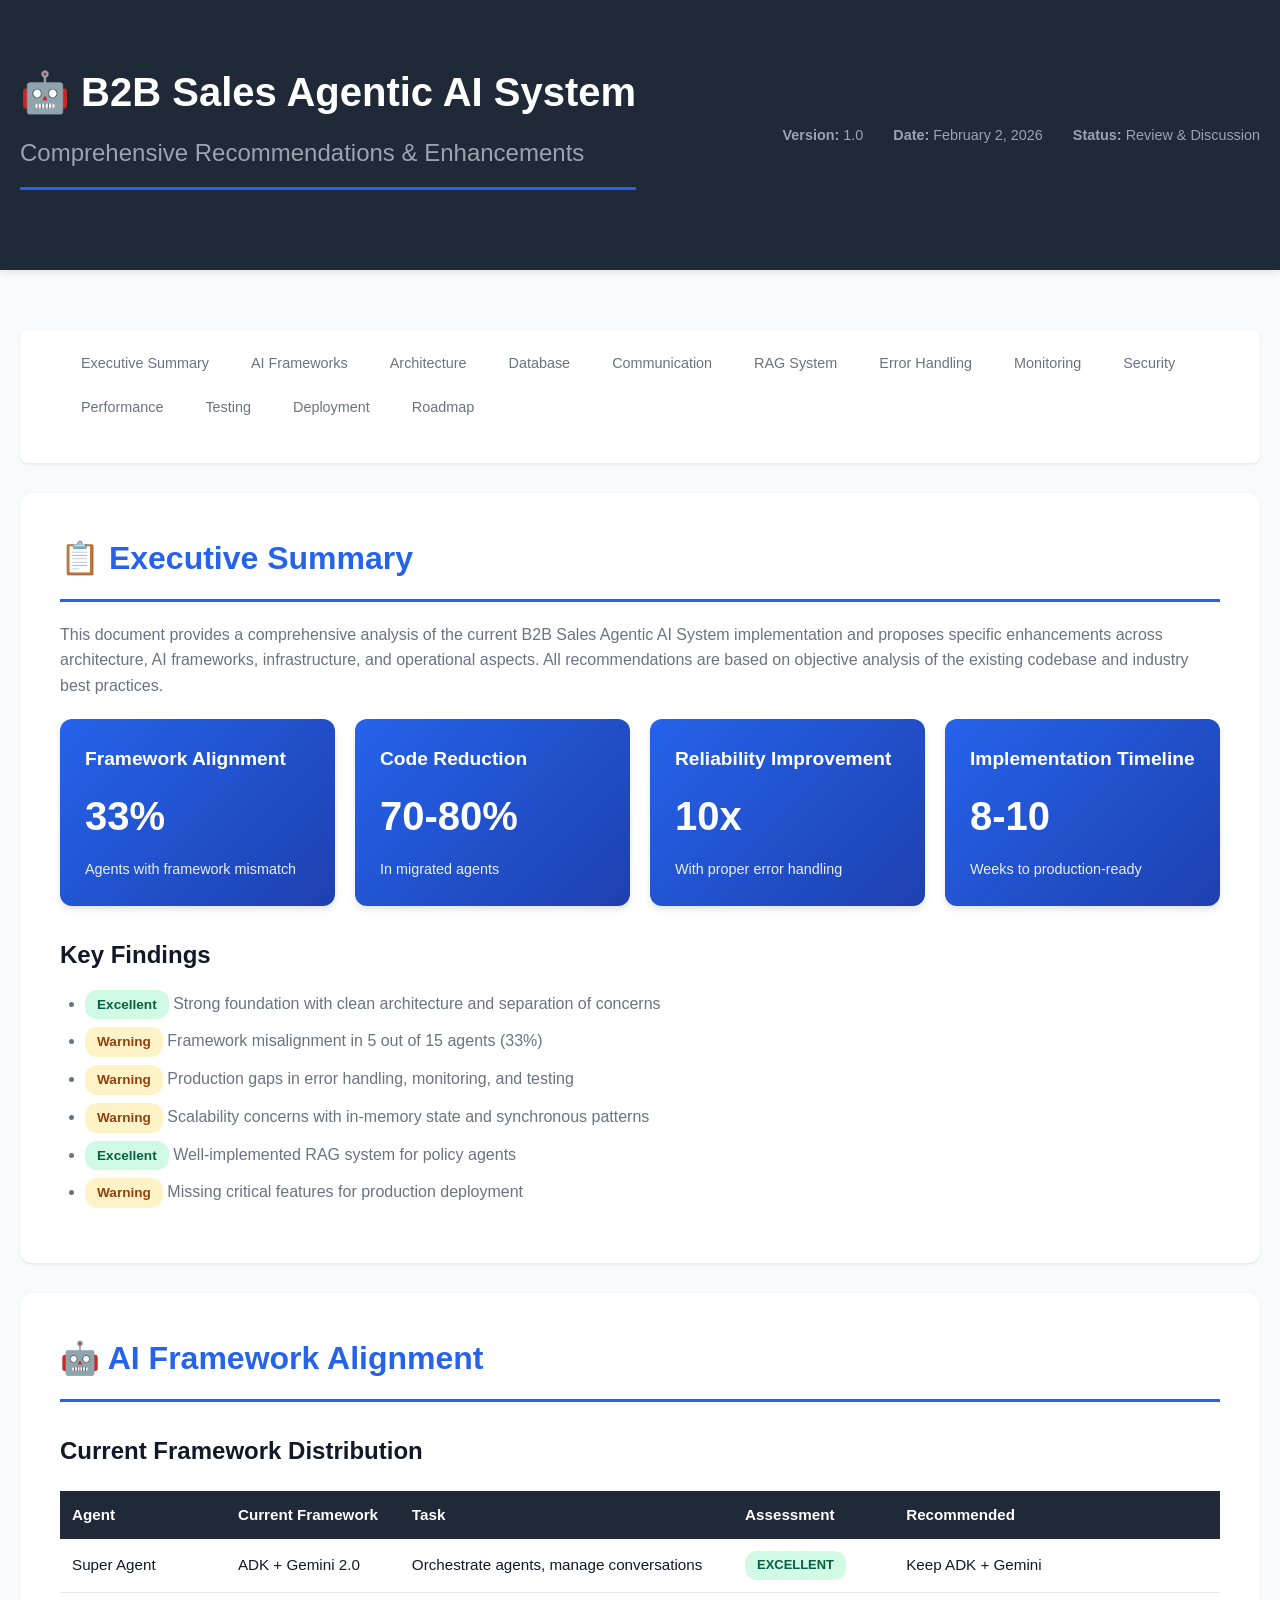
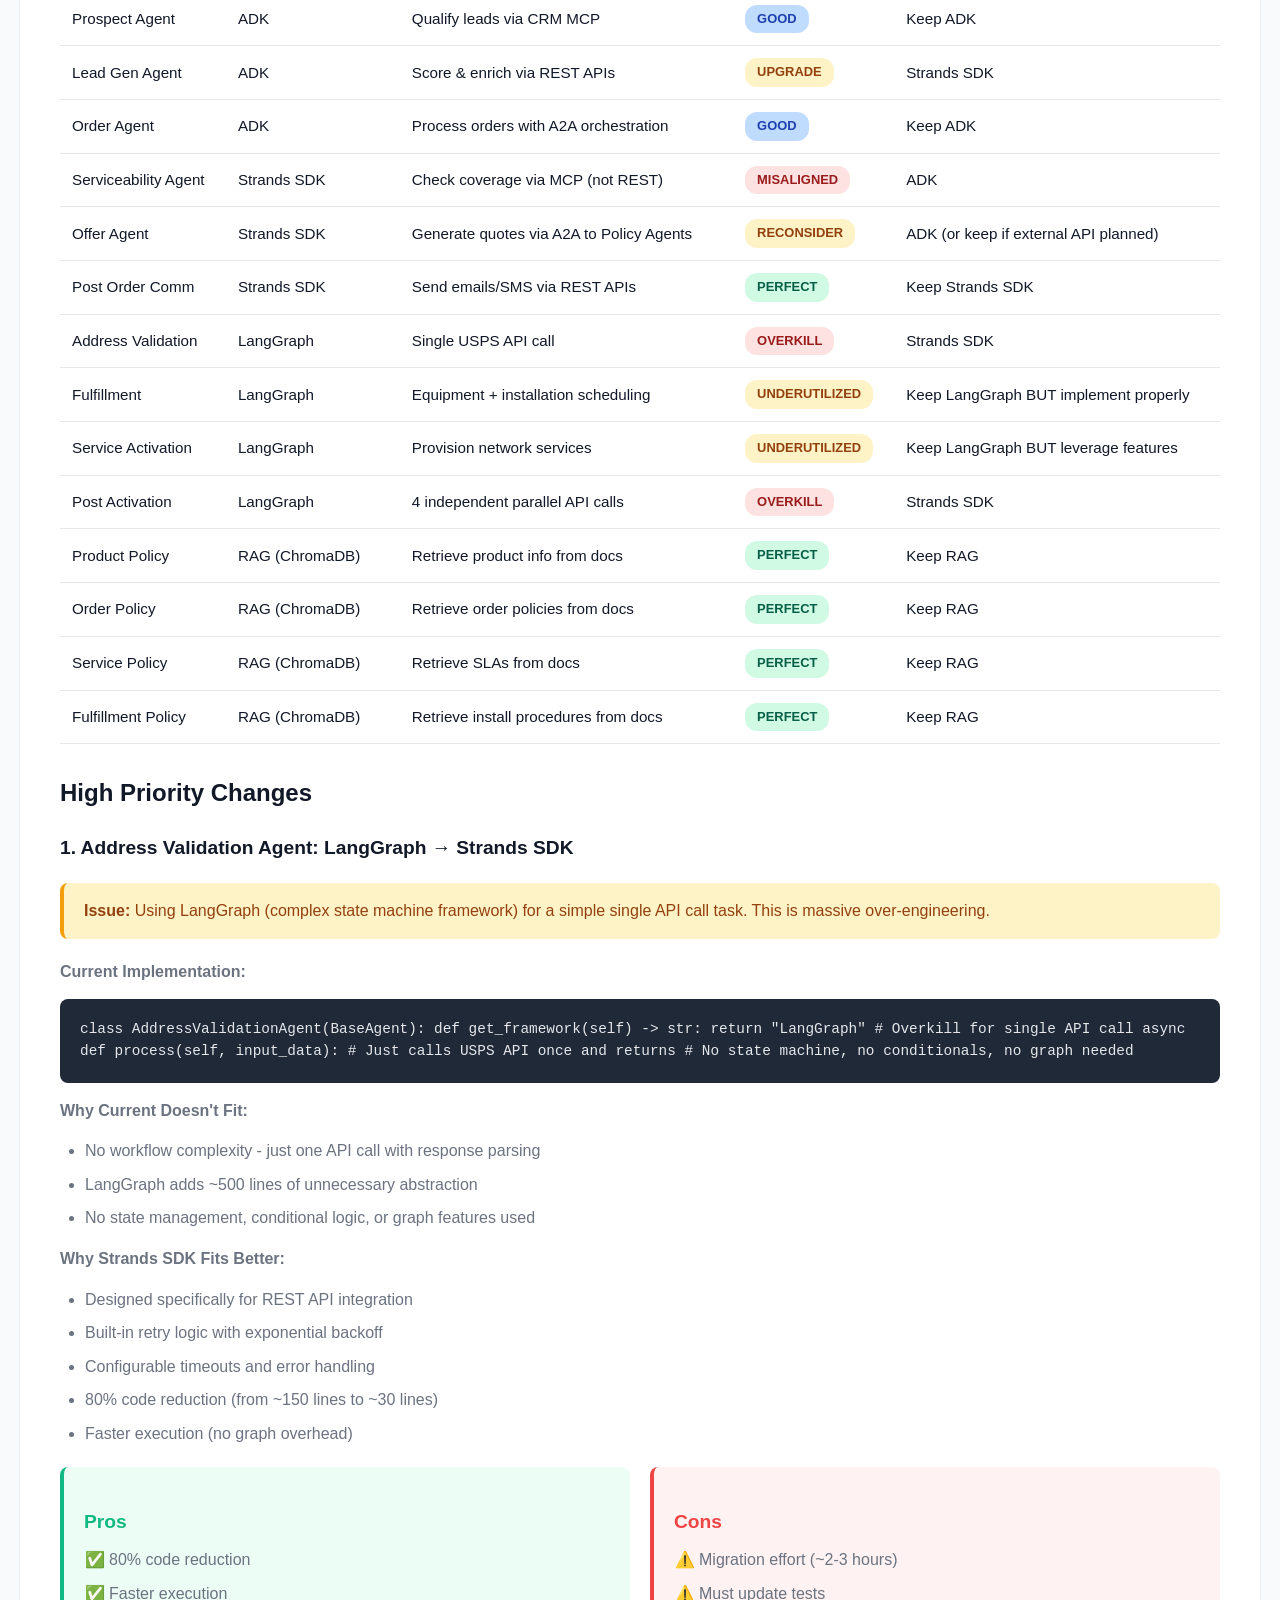
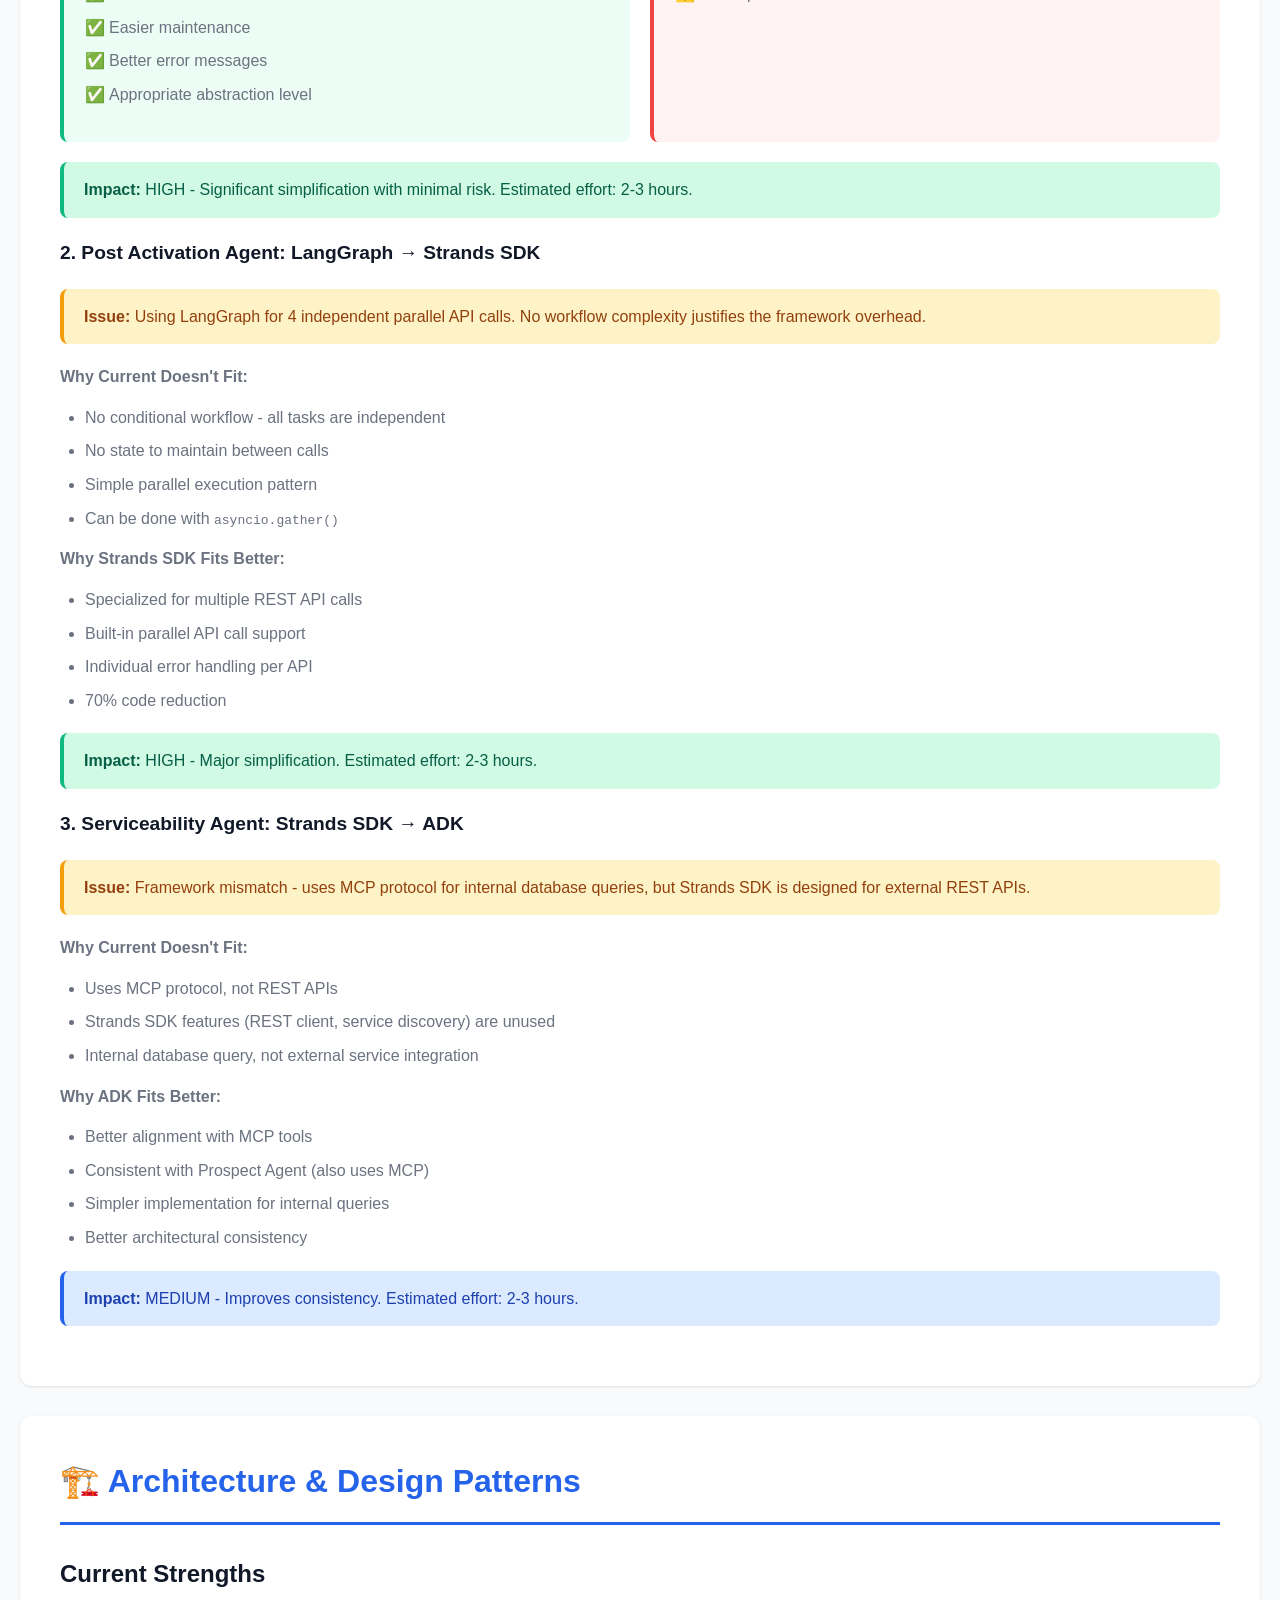
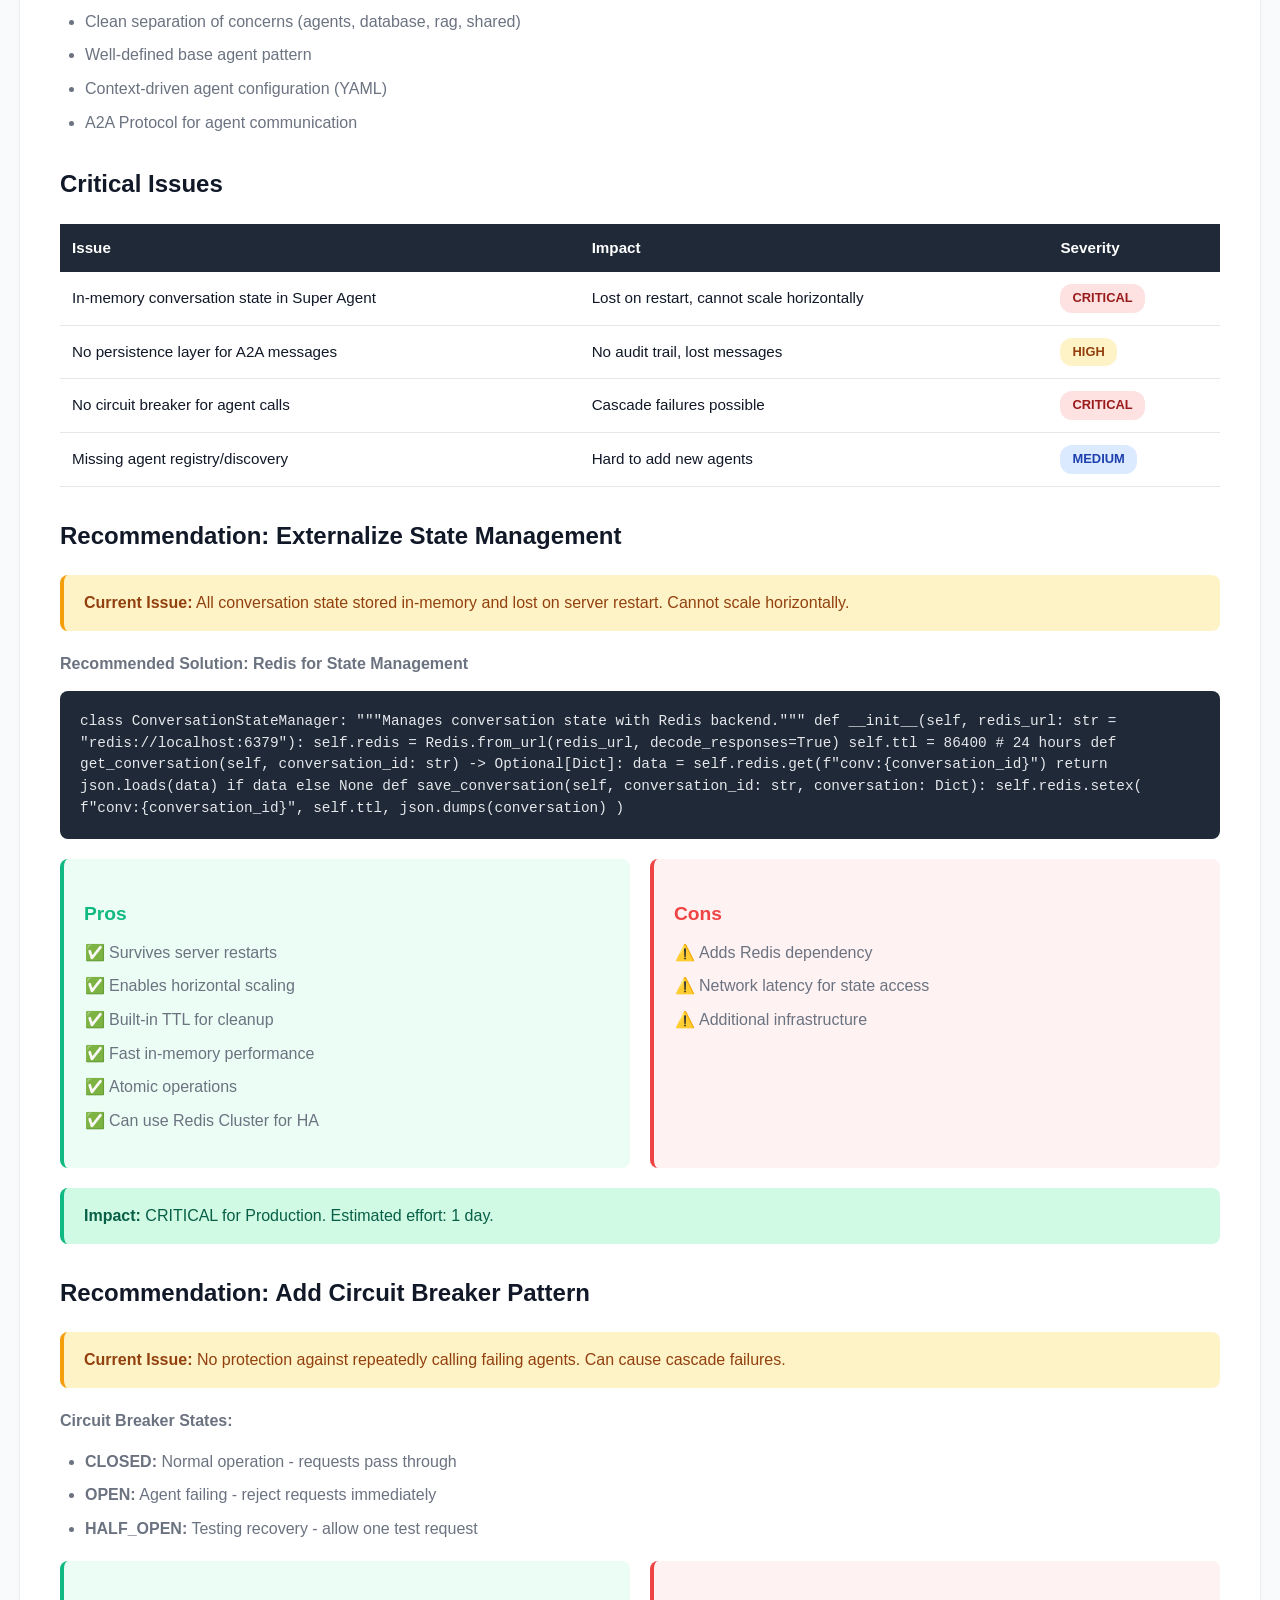
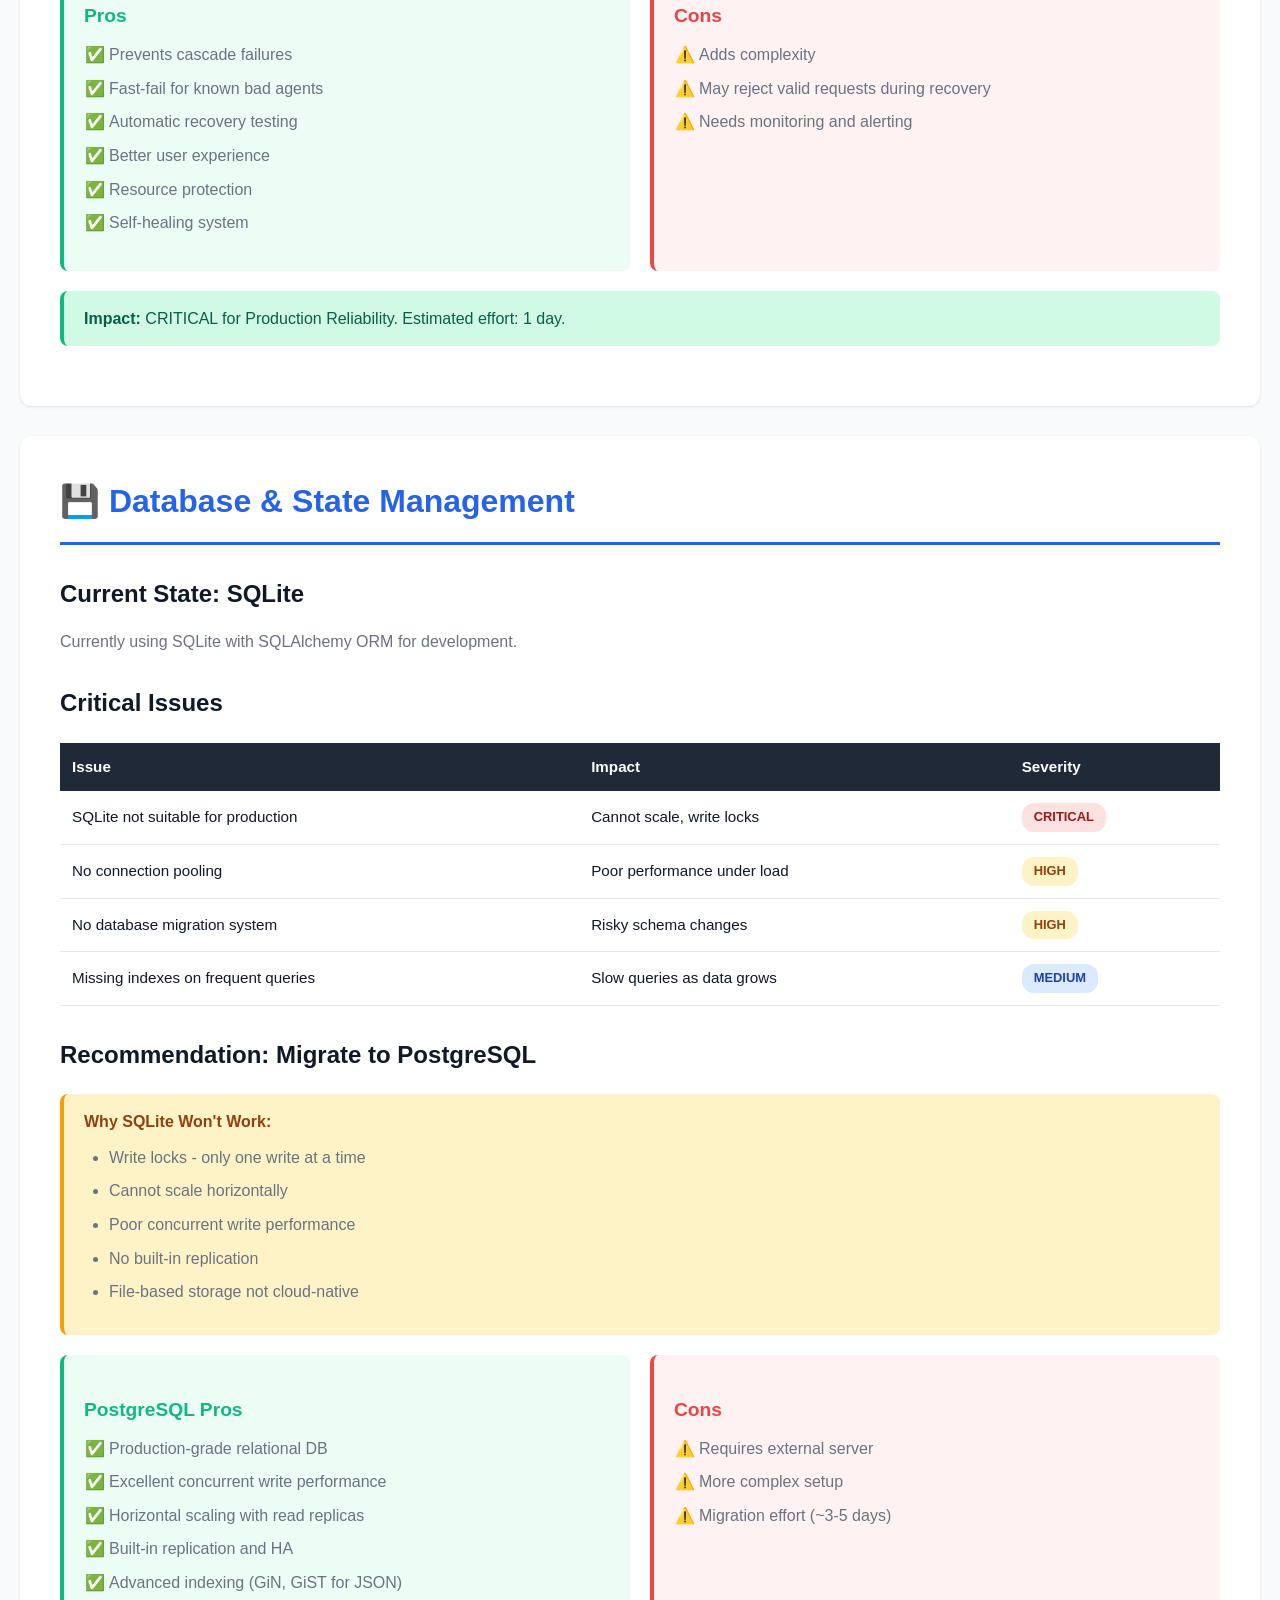
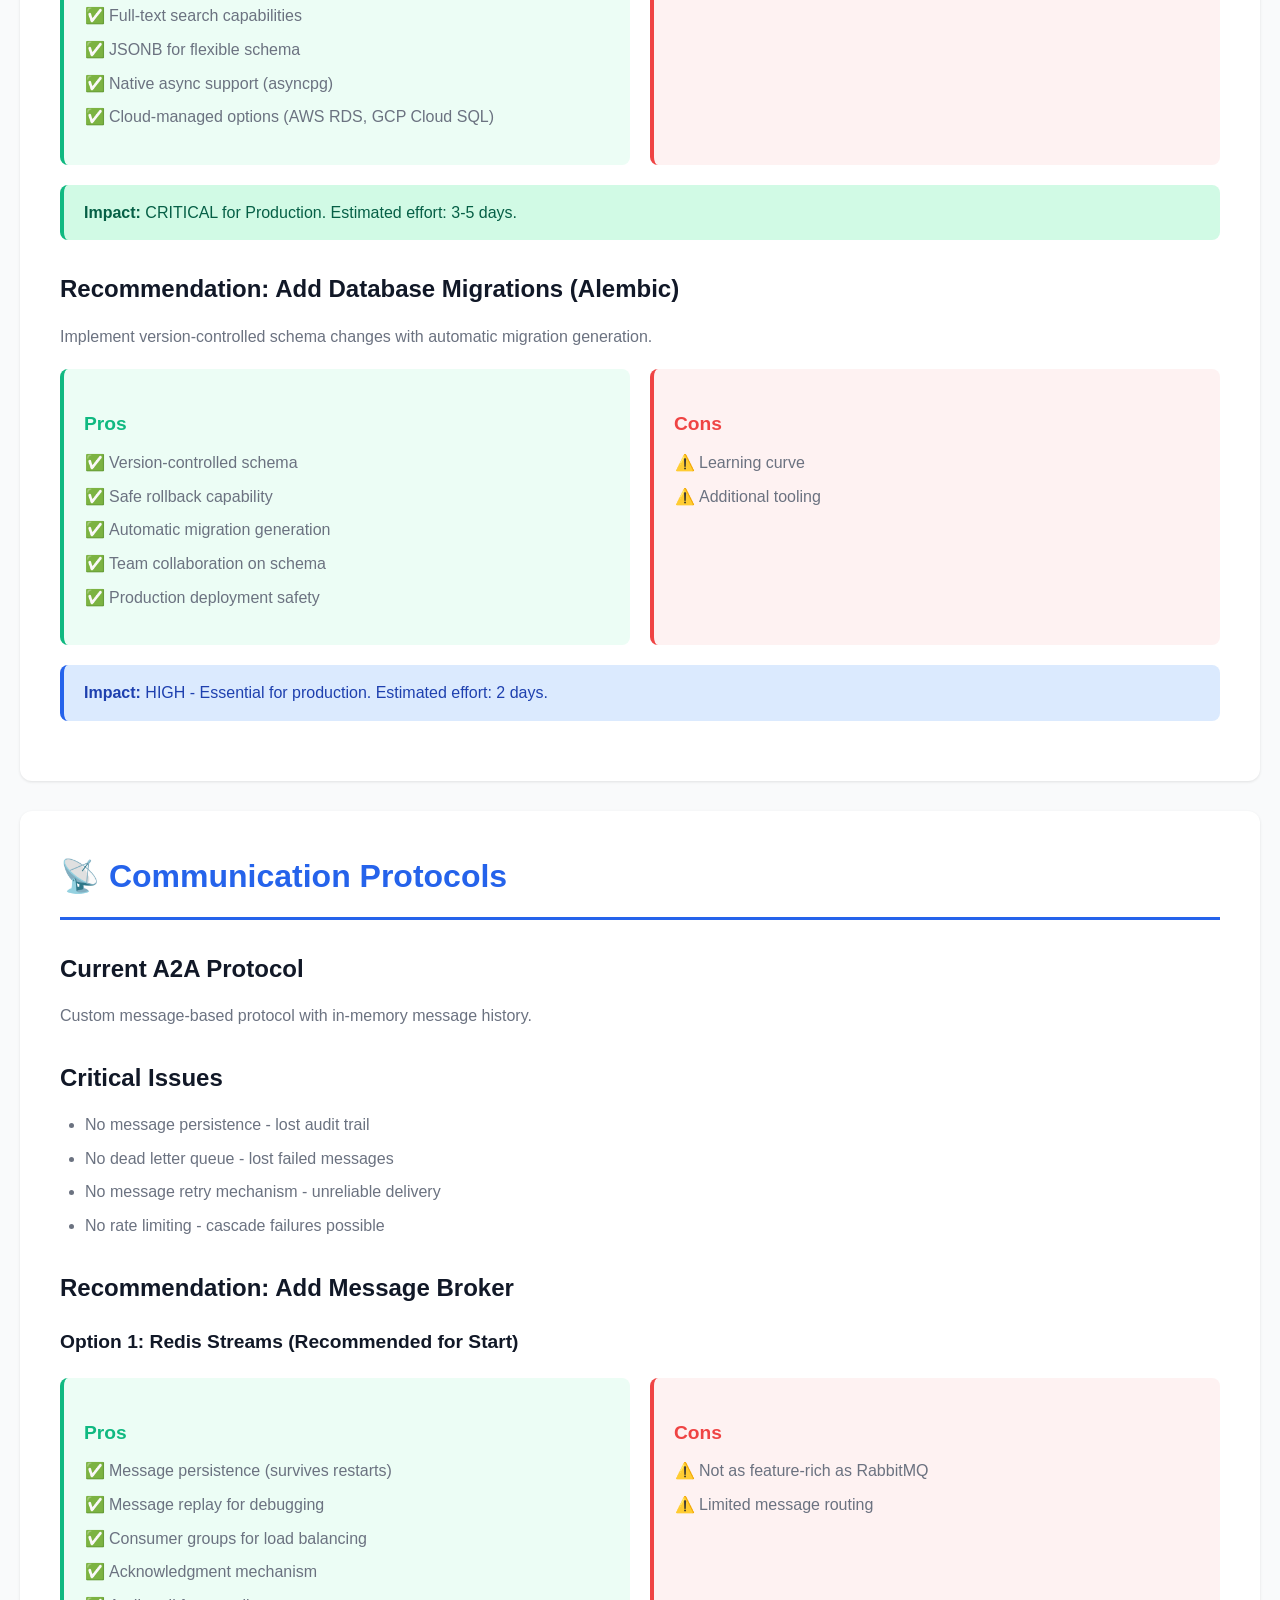
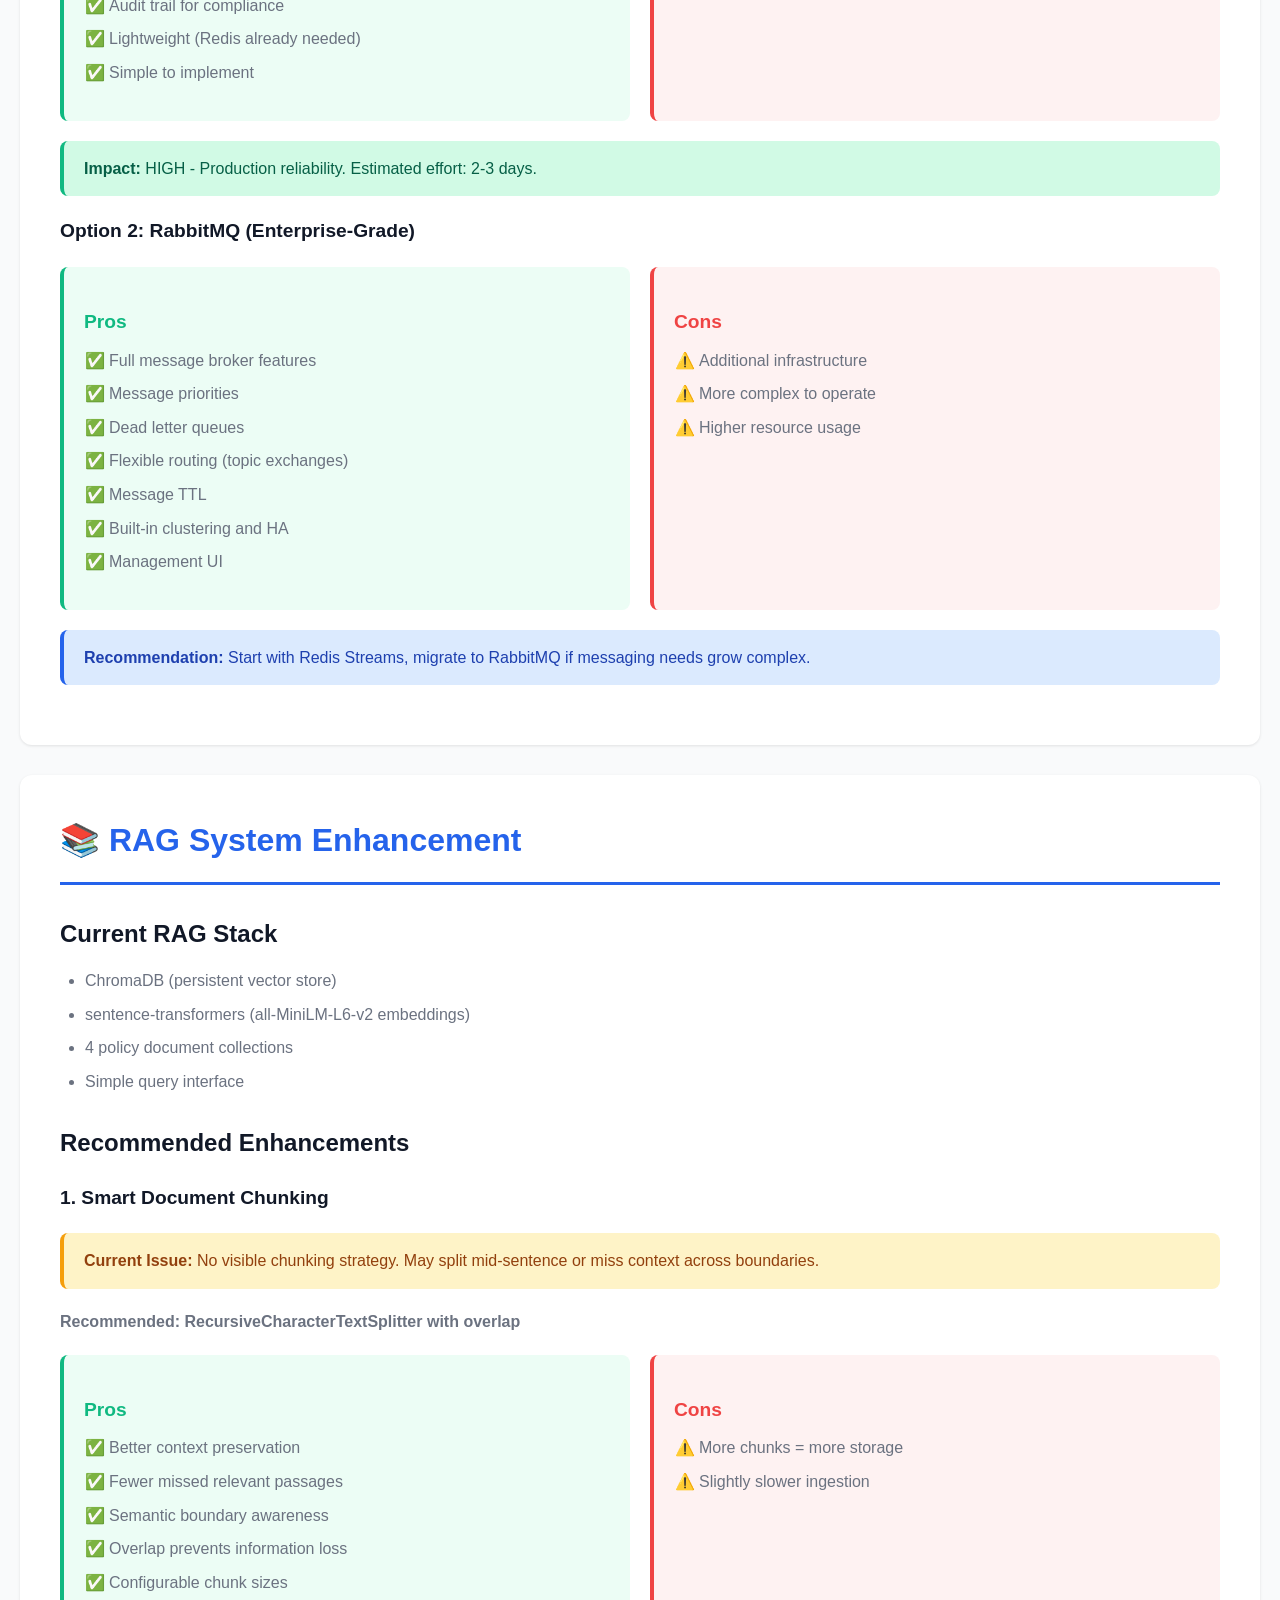
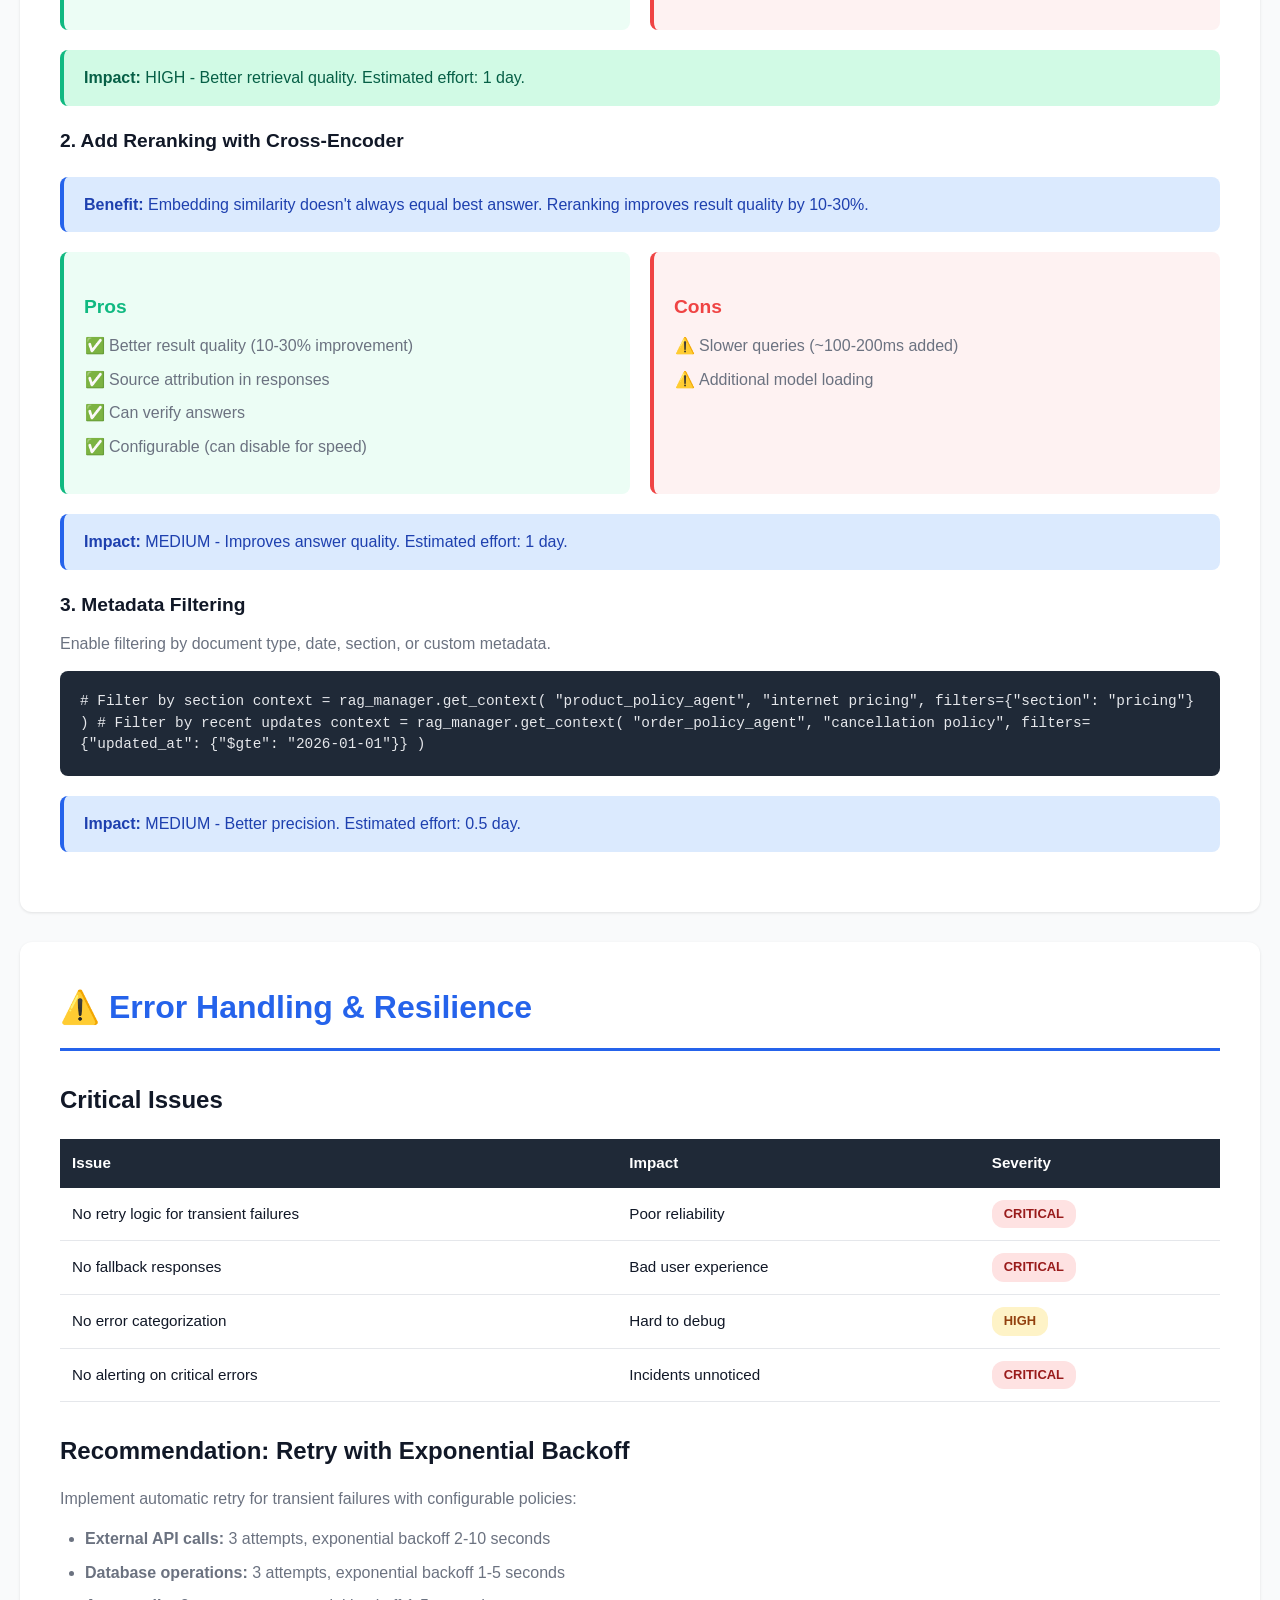
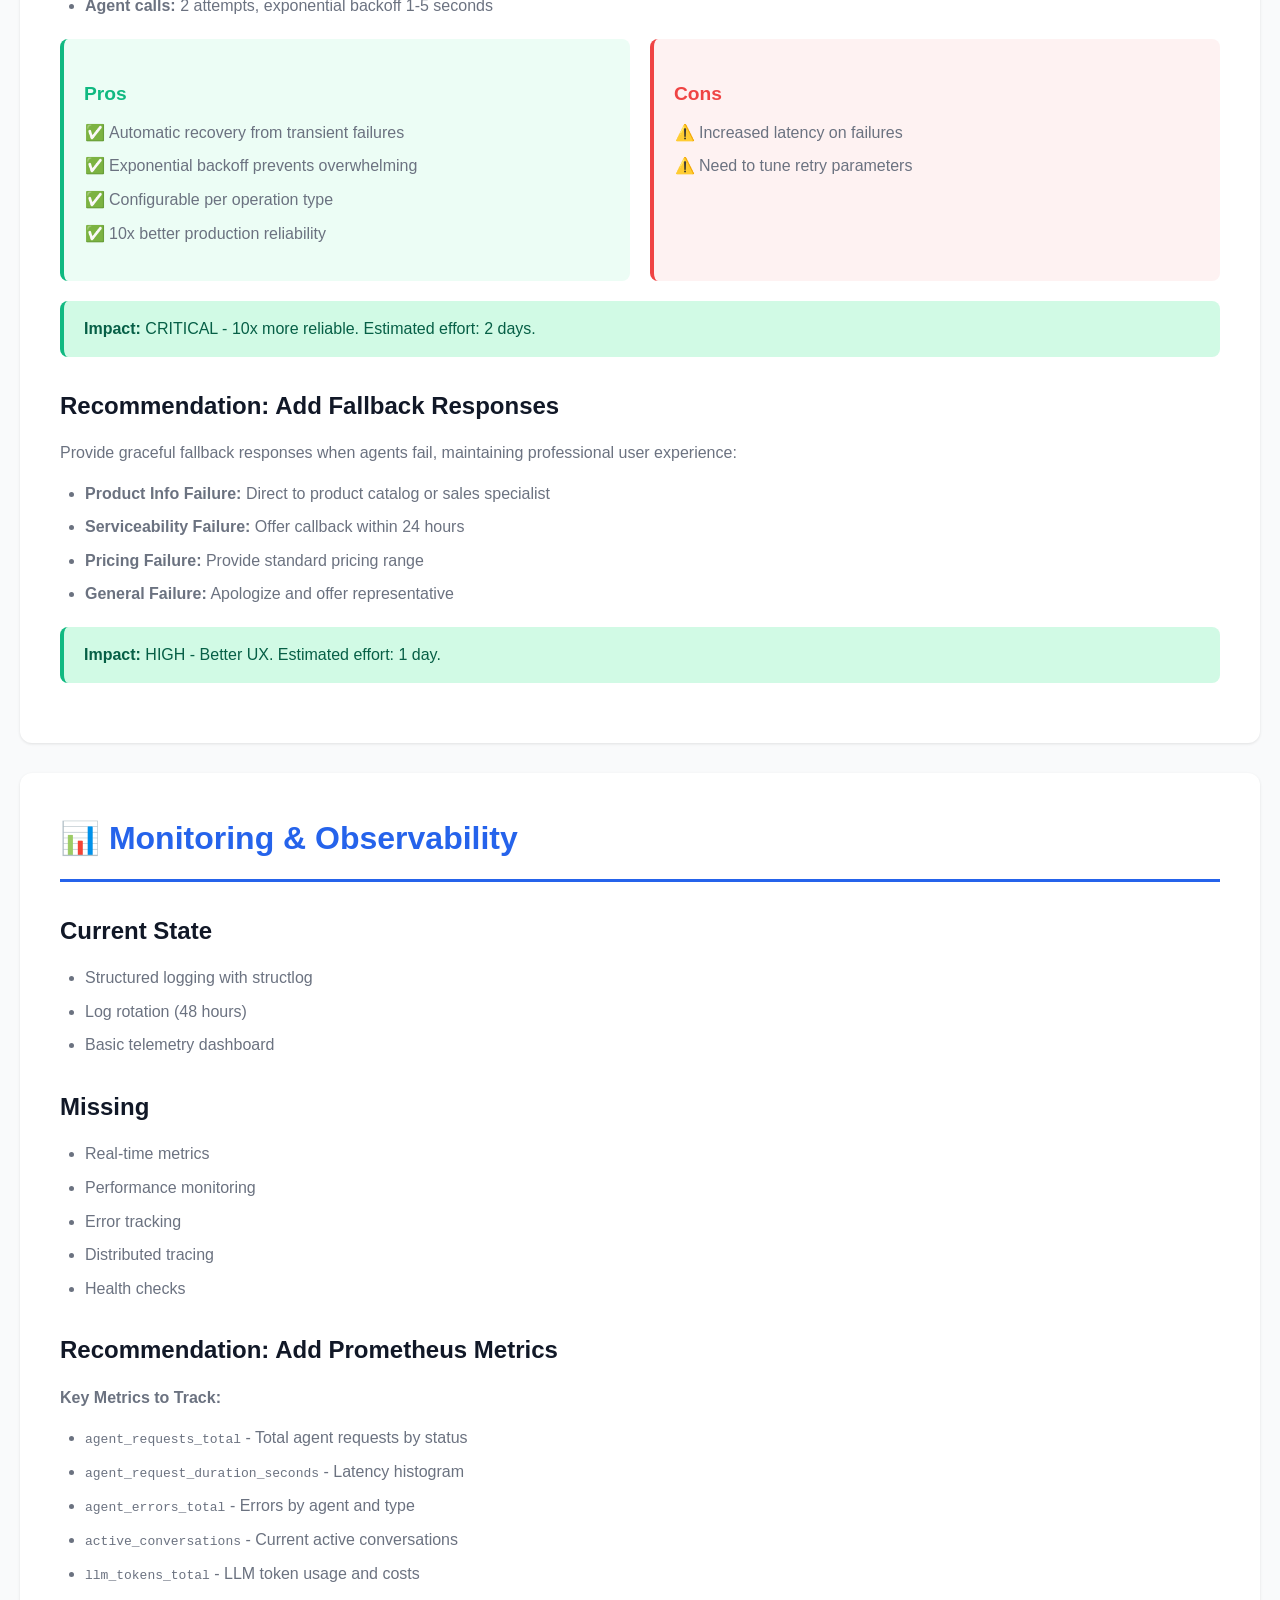
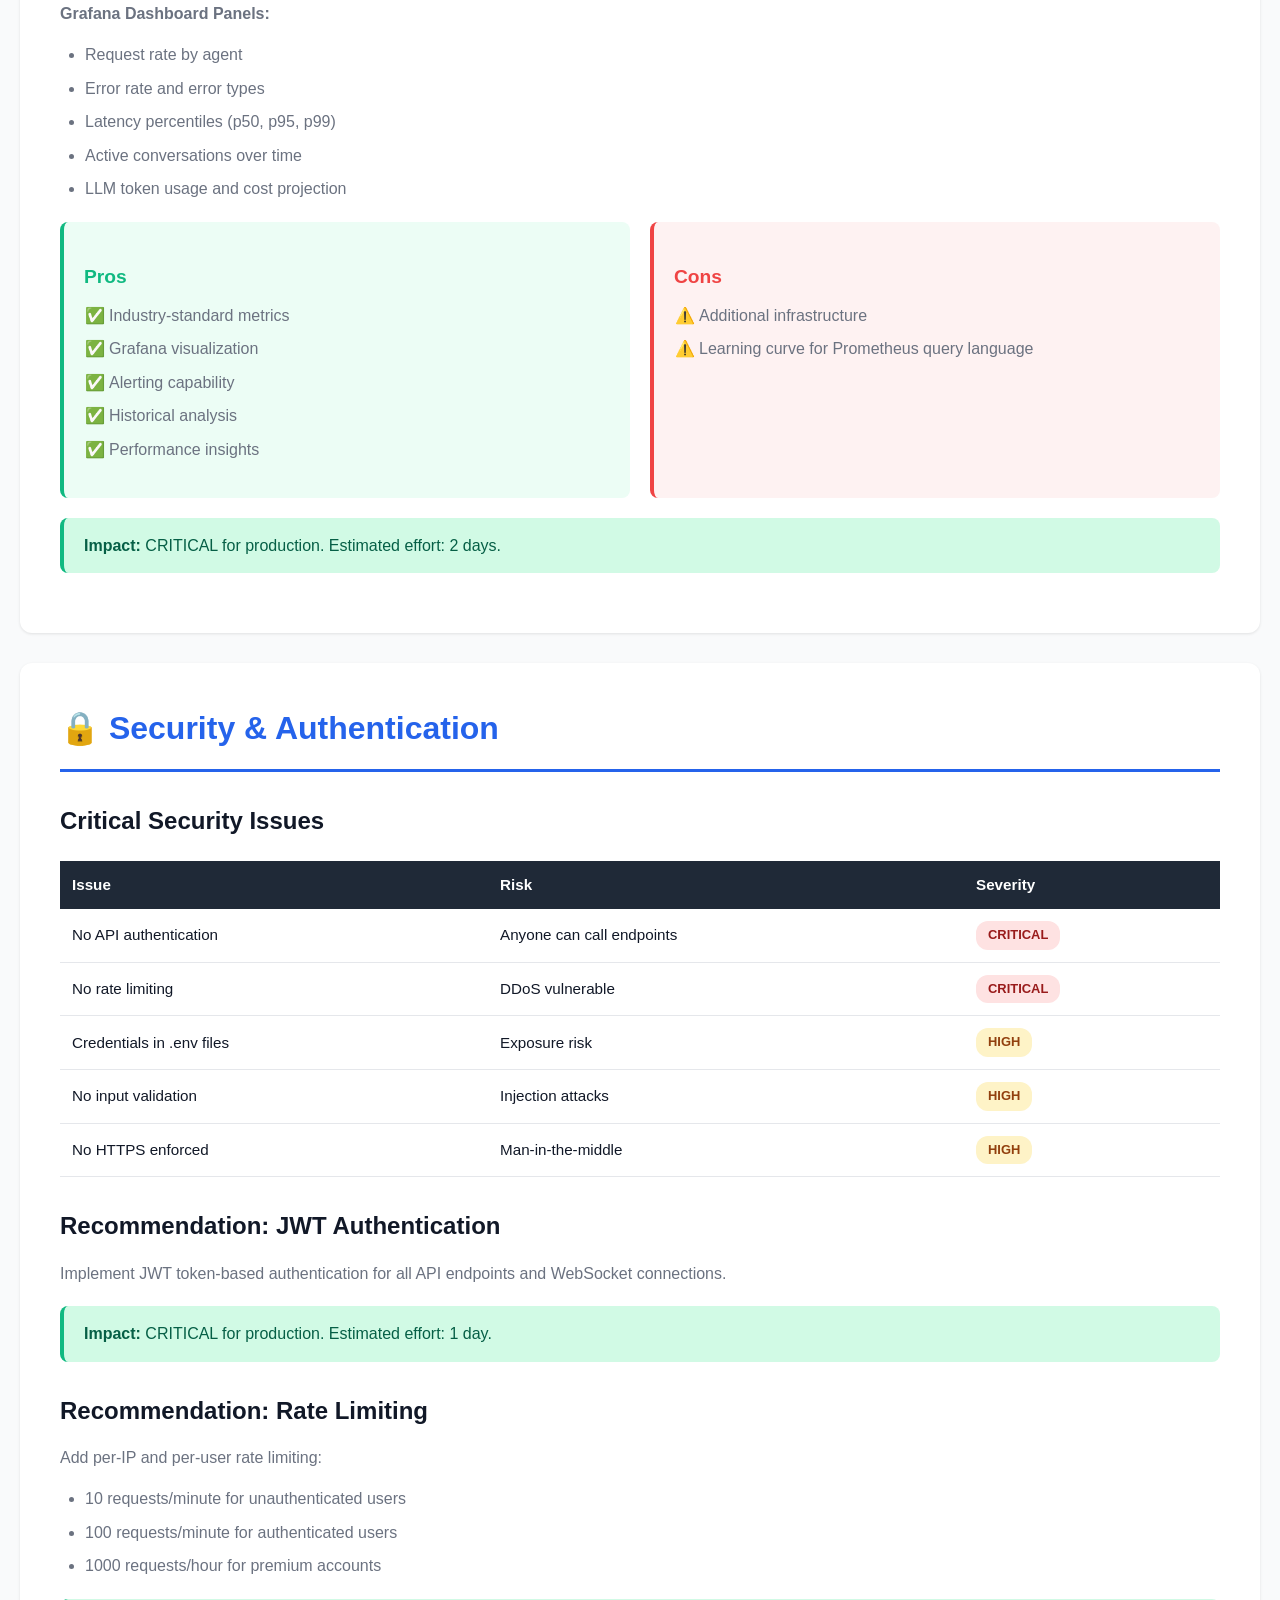
<file: RECOMMENDATIONS.html>
<!DOCTYPE html>
<html lang="en">
<head>
    <meta charset="UTF-8">
    <meta name="viewport" content="width=device-width, initial-scale=1.0">
    <title>B2B Sales Agentic AI System - Recommendations & Enhancements</title>
    <style>
        * {
            margin: 0;
            padding: 0;
            box-sizing: border-box;
        }

        :root {
            --primary: #2563eb;
            --primary-dark: #1e40af;
            --success: #10b981;
            --warning: #f59e0b;
            --error: #ef4444;
            --bg-primary: #ffffff;
            --bg-secondary: #f9fafb;
            --bg-dark: #1f2937;
            --text-primary: #111827;
            --text-secondary: #6b7280;
            --border: #e5e7eb;
        }

        body {
            font-family: -apple-system, BlinkMacSystemFont, 'Segoe UI', Roboto, 'Helvetica Neue', Arial, sans-serif;
            line-height: 1.6;
            color: var(--text-primary);
            background: var(--bg-secondary);
        }

        .container {
            max-width: 1400px;
            margin: 0 auto;
            padding: 20px;
        }

        header {
            background: var(--bg-dark);
            color: white;
            padding: 40px 0;
            margin-bottom: 40px;
            box-shadow: 0 2px 8px rgba(0,0,0,0.1);
        }

        header .container {
            display: flex;
            justify-content: space-between;
            align-items: center;
        }

        h1 {
            font-size: 2.5em;
            font-weight: 700;
            margin-bottom: 10px;
        }

        .header-meta {
            display: flex;
            gap: 30px;
            color: #9ca3af;
            font-size: 0.9em;
        }

        .nav {
            background: var(--bg-primary);
            padding: 20px 0;
            margin-bottom: 30px;
            border-radius: 8px;
            box-shadow: 0 1px 3px rgba(0,0,0,0.1);
            position: sticky;
            top: 20px;
            z-index: 100;
        }

        .nav ul {
            list-style: none;
            display: flex;
            flex-wrap: wrap;
            gap: 10px;
            padding: 0 20px;
        }

        .nav a {
            color: var(--text-secondary);
            text-decoration: none;
            padding: 8px 16px;
            border-radius: 6px;
            transition: all 0.2s;
            font-size: 0.9em;
            font-weight: 500;
        }

        .nav a:hover {
            background: var(--primary);
            color: white;
        }

        section {
            background: var(--bg-primary);
            margin-bottom: 30px;
            padding: 40px;
            border-radius: 12px;
            box-shadow: 0 1px 3px rgba(0,0,0,0.1);
        }

        h2 {
            font-size: 2em;
            color: var(--primary);
            margin-bottom: 20px;
            padding-bottom: 15px;
            border-bottom: 3px solid var(--primary);
        }

        h3 {
            font-size: 1.5em;
            color: var(--text-primary);
            margin: 30px 0 15px 0;
        }

        h4 {
            font-size: 1.2em;
            color: var(--text-primary);
            margin: 20px 0 10px 0;
        }

        p {
            margin-bottom: 15px;
            color: var(--text-secondary);
        }

        ul, ol {
            margin-left: 25px;
            margin-bottom: 15px;
            color: var(--text-secondary);
        }

        li {
            margin-bottom: 8px;
        }

        table {
            width: 100%;
            border-collapse: collapse;
            margin: 20px 0;
            font-size: 0.95em;
        }

        thead {
            background: var(--bg-dark);
            color: white;
        }

        th {
            padding: 12px;
            text-align: left;
            font-weight: 600;
        }

        td {
            padding: 12px;
            border-bottom: 1px solid var(--border);
        }

        tbody tr:hover {
            background: var(--bg-secondary);
        }

        .badge {
            display: inline-block;
            padding: 4px 12px;
            border-radius: 12px;
            font-size: 0.85em;
            font-weight: 600;
        }

        .badge.critical { background: #fee2e2; color: #991b1b; }
        .badge.high { background: #fef3c7; color: #92400e; }
        .badge.medium { background: #dbeafe; color: #1e40af; }
        .badge.low { background: #d1fae5; color: #065f46; }
        .badge.excellent { background: #d1fae5; color: #065f46; }
        .badge.good { background: #bfdbfe; color: #1e40af; }
        .badge.warning { background: #fef3c7; color: #92400e; }
        .badge.overkill { background: #fee2e2; color: #991b1b; }

        .code-block {
            background: #1f2937;
            color: #e5e7eb;
            padding: 20px;
            border-radius: 8px;
            overflow-x: auto;
            margin: 15px 0;
            font-family: 'Courier New', monospace;
            font-size: 0.9em;
            line-height: 1.5;
        }

        .pros-cons {
            display: grid;
            grid-template-columns: 1fr 1fr;
            gap: 20px;
            margin: 20px 0;
        }

        .pros, .cons {
            padding: 20px;
            border-radius: 8px;
        }

        .pros {
            background: #ecfdf5;
            border-left: 4px solid var(--success);
        }

        .cons {
            background: #fef2f2;
            border-left: 4px solid var(--error);
        }

        .pros h4 { color: var(--success); }
        .cons h4 { color: var(--error); }

        .pros ul li::marker { content: "✅ "; }
        .cons ul li::marker { content: "⚠️ "; }

        .alert {
            padding: 15px 20px;
            border-radius: 8px;
            margin: 20px 0;
            border-left: 4px solid;
        }

        .alert.info {
            background: #dbeafe;
            border-color: var(--primary);
            color: #1e40af;
        }

        .alert.warning {
            background: #fef3c7;
            border-color: var(--warning);
            color: #92400e;
        }

        .alert.success {
            background: #d1fae5;
            border-color: var(--success);
            color: #065f46;
        }

        .metrics {
            display: grid;
            grid-template-columns: repeat(auto-fit, minmax(250px, 1fr));
            gap: 20px;
            margin: 20px 0;
        }

        .metric-card {
            background: linear-gradient(135deg, var(--primary) 0%, var(--primary-dark) 100%);
            color: white;
            padding: 25px;
            border-radius: 12px;
            box-shadow: 0 4px 6px rgba(0,0,0,0.1);
        }

        .metric-card h3 {
            color: white;
            margin: 0 0 10px 0;
            font-size: 1.2em;
        }

        .metric-value {
            font-size: 2.5em;
            font-weight: 700;
            margin: 10px 0;
        }

        .metric-label {
            font-size: 0.9em;
            opacity: 0.9;
        }

        .roadmap {
            display: grid;
            gap: 15px;
        }

        .phase {
            background: var(--bg-secondary);
            padding: 20px;
            border-radius: 8px;
            border-left: 5px solid var(--primary);
        }

        .phase h4 {
            color: var(--primary);
            margin: 0 0 15px 0;
        }

        .phase ul {
            margin-left: 20px;
        }

        footer {
            background: var(--bg-dark);
            color: white;
            text-align: center;
            padding: 30px 0;
            margin-top: 50px;
        }

        @media (max-width: 768px) {
            .pros-cons {
                grid-template-columns: 1fr;
            }

            .nav ul {
                flex-direction: column;
            }

            section {
                padding: 20px;
            }

            h1 {
                font-size: 1.8em;
            }

            .metric-card {
                text-align: center;
            }
        }

        .back-to-top {
            position: fixed;
            bottom: 30px;
            right: 30px;
            background: var(--primary);
            color: white;
            width: 50px;
            height: 50px;
            border-radius: 50%;
            display: flex;
            align-items: center;
            justify-content: center;
            cursor: pointer;
            box-shadow: 0 4px 6px rgba(0,0,0,0.2);
            transition: all 0.3s;
            opacity: 0;
            visibility: hidden;
        }

        .back-to-top.show {
            opacity: 1;
            visibility: visible;
        }

        .back-to-top:hover {
            background: var(--primary-dark);
            transform: translateY(-5px);
        }
    </style>
</head>
<body>
    <header>
        <div class="container">
            <div>
                <h1>🤖 B2B Sales Agentic AI System</h1>
                <h2 style="font-size: 1.5em; font-weight: 400; color: #9ca3af; margin-top: 10px;">Comprehensive Recommendations & Enhancements</h2>
            </div>
            <div class="header-meta">
                <div><strong>Version:</strong> 1.0</div>
                <div><strong>Date:</strong> February 2, 2026</div>
                <div><strong>Status:</strong> Review & Discussion</div>
            </div>
        </div>
    </header>

    <div class="container">
        <nav class="nav">
            <ul>
                <li><a href="#summary">Executive Summary</a></li>
                <li><a href="#frameworks">AI Frameworks</a></li>
                <li><a href="#architecture">Architecture</a></li>
                <li><a href="#database">Database</a></li>
                <li><a href="#communication">Communication</a></li>
                <li><a href="#rag">RAG System</a></li>
                <li><a href="#errors">Error Handling</a></li>
                <li><a href="#monitoring">Monitoring</a></li>
                <li><a href="#security">Security</a></li>
                <li><a href="#performance">Performance</a></li>
                <li><a href="#testing">Testing</a></li>
                <li><a href="#deployment">Deployment</a></li>
                <li><a href="#roadmap">Roadmap</a></li>
            </ul>
        </nav>

        <section id="summary">
            <h2>📋 Executive Summary</h2>
            
            <p>This document provides a comprehensive analysis of the current B2B Sales Agentic AI System implementation and proposes specific enhancements across architecture, AI frameworks, infrastructure, and operational aspects. All recommendations are based on objective analysis of the existing codebase and industry best practices.</p>

            <div class="metrics">
                <div class="metric-card">
                    <h3>Framework Alignment</h3>
                    <div class="metric-value">33%</div>
                    <div class="metric-label">Agents with framework mismatch</div>
                </div>
                <div class="metric-card">
                    <h3>Code Reduction</h3>
                    <div class="metric-value">70-80%</div>
                    <div class="metric-label">In migrated agents</div>
                </div>
                <div class="metric-card">
                    <h3>Reliability Improvement</h3>
                    <div class="metric-value">10x</div>
                    <div class="metric-label">With proper error handling</div>
                </div>
                <div class="metric-card">
                    <h3>Implementation Timeline</h3>
                    <div class="metric-value">8-10</div>
                    <div class="metric-label">Weeks to production-ready</div>
                </div>
            </div>

            <h3>Key Findings</h3>
            <ul>
                <li><span class="badge excellent">Excellent</span> Strong foundation with clean architecture and separation of concerns</li>
                <li><span class="badge warning">Warning</span> Framework misalignment in 5 out of 15 agents (33%)</li>
                <li><span class="badge warning">Warning</span> Production gaps in error handling, monitoring, and testing</li>
                <li><span class="badge warning">Warning</span> Scalability concerns with in-memory state and synchronous patterns</li>
                <li><span class="badge excellent">Excellent</span> Well-implemented RAG system for policy agents</li>
                <li><span class="badge warning">Warning</span> Missing critical features for production deployment</li>
            </ul>
        </section>

        <section id="frameworks">
            <h2>🤖 AI Framework Alignment</h2>
            
            <h3>Current Framework Distribution</h3>
            <table>
                <thead>
                    <tr>
                        <th>Agent</th>
                        <th>Current Framework</th>
                        <th>Task</th>
                        <th>Assessment</th>
                        <th>Recommended</th>
                    </tr>
                </thead>
                <tbody>
                    <tr>
                        <td>Super Agent</td>
                        <td>ADK + Gemini 2.0</td>
                        <td>Orchestrate agents, manage conversations</td>
                        <td><span class="badge excellent">EXCELLENT</span></td>
                        <td>Keep ADK + Gemini</td>
                    </tr>
                    <tr>
                        <td>Prospect Agent</td>
                        <td>ADK</td>
                        <td>Qualify leads via CRM MCP</td>
                        <td><span class="badge good">GOOD</span></td>
                        <td>Keep ADK</td>
                    </tr>
                    <tr>
                        <td>Lead Gen Agent</td>
                        <td>ADK</td>
                        <td>Score & enrich via REST APIs</td>
                        <td><span class="badge warning">UPGRADE</span></td>
                        <td>Strands SDK</td>
                    </tr>
                    <tr>
                        <td>Order Agent</td>
                        <td>ADK</td>
                        <td>Process orders with A2A orchestration</td>
                        <td><span class="badge good">GOOD</span></td>
                        <td>Keep ADK</td>
                    </tr>
                    <tr>
                        <td>Serviceability Agent</td>
                        <td>Strands SDK</td>
                        <td>Check coverage via MCP (not REST)</td>
                        <td><span class="badge overkill">MISALIGNED</span></td>
                        <td>ADK</td>
                    </tr>
                    <tr>
                        <td>Offer Agent</td>
                        <td>Strands SDK</td>
                        <td>Generate quotes via A2A to Policy Agents</td>
                        <td><span class="badge warning">RECONSIDER</span></td>
                        <td>ADK (or keep if external API planned)</td>
                    </tr>
                    <tr>
                        <td>Post Order Comm</td>
                        <td>Strands SDK</td>
                        <td>Send emails/SMS via REST APIs</td>
                        <td><span class="badge excellent">PERFECT</span></td>
                        <td>Keep Strands SDK</td>
                    </tr>
                    <tr>
                        <td>Address Validation</td>
                        <td>LangGraph</td>
                        <td>Single USPS API call</td>
                        <td><span class="badge overkill">OVERKILL</span></td>
                        <td>Strands SDK</td>
                    </tr>
                    <tr>
                        <td>Fulfillment</td>
                        <td>LangGraph</td>
                        <td>Equipment + installation scheduling</td>
                        <td><span class="badge warning">UNDERUTILIZED</span></td>
                        <td>Keep LangGraph BUT implement properly</td>
                    </tr>
                    <tr>
                        <td>Service Activation</td>
                        <td>LangGraph</td>
                        <td>Provision network services</td>
                        <td><span class="badge warning">UNDERUTILIZED</span></td>
                        <td>Keep LangGraph BUT leverage features</td>
                    </tr>
                    <tr>
                        <td>Post Activation</td>
                        <td>LangGraph</td>
                        <td>4 independent parallel API calls</td>
                        <td><span class="badge overkill">OVERKILL</span></td>
                        <td>Strands SDK</td>
                    </tr>
                    <tr>
                        <td>Product Policy</td>
                        <td>RAG (ChromaDB)</td>
                        <td>Retrieve product info from docs</td>
                        <td><span class="badge excellent">PERFECT</span></td>
                        <td>Keep RAG</td>
                    </tr>
                    <tr>
                        <td>Order Policy</td>
                        <td>RAG (ChromaDB)</td>
                        <td>Retrieve order policies from docs</td>
                        <td><span class="badge excellent">PERFECT</span></td>
                        <td>Keep RAG</td>
                    </tr>
                    <tr>
                        <td>Service Policy</td>
                        <td>RAG (ChromaDB)</td>
                        <td>Retrieve SLAs from docs</td>
                        <td><span class="badge excellent">PERFECT</span></td>
                        <td>Keep RAG</td>
                    </tr>
                    <tr>
                        <td>Fulfillment Policy</td>
                        <td>RAG (ChromaDB)</td>
                        <td>Retrieve install procedures from docs</td>
                        <td><span class="badge excellent">PERFECT</span></td>
                        <td>Keep RAG</td>
                    </tr>
                </tbody>
            </table>

            <h3>High Priority Changes</h3>
            
            <h4>1. Address Validation Agent: LangGraph → Strands SDK</h4>
            
            <div class="alert warning">
                <strong>Issue:</strong> Using LangGraph (complex state machine framework) for a simple single API call task. This is massive over-engineering.
            </div>

            <p><strong>Current Implementation:</strong></p>
            <div class="code-block">class AddressValidationAgent(BaseAgent):
    def get_framework(self) -> str:
        return "LangGraph"  # Overkill for single API call
    
    async def process(self, input_data):
        # Just calls USPS API once and returns
        # No state machine, no conditionals, no graph needed</div>

            <p><strong>Why Current Doesn't Fit:</strong></p>
            <ul>
                <li>No workflow complexity - just one API call with response parsing</li>
                <li>LangGraph adds ~500 lines of unnecessary abstraction</li>
                <li>No state management, conditional logic, or graph features used</li>
            </ul>

            <p><strong>Why Strands SDK Fits Better:</strong></p>
            <ul>
                <li>Designed specifically for REST API integration</li>
                <li>Built-in retry logic with exponential backoff</li>
                <li>Configurable timeouts and error handling</li>
                <li>80% code reduction (from ~150 lines to ~30 lines)</li>
                <li>Faster execution (no graph overhead)</li>
            </ul>

            <div class="pros-cons">
                <div class="pros">
                    <h4>Pros</h4>
                    <ul>
                        <li>80% code reduction</li>
                        <li>Faster execution</li>
                        <li>Easier maintenance</li>
                        <li>Better error messages</li>
                        <li>Appropriate abstraction level</li>
                    </ul>
                </div>
                <div class="cons">
                    <h4>Cons</h4>
                    <ul>
                        <li>Migration effort (~2-3 hours)</li>
                        <li>Must update tests</li>
                    </ul>
                </div>
            </div>

            <div class="alert success">
                <strong>Impact:</strong> HIGH - Significant simplification with minimal risk. Estimated effort: 2-3 hours.
            </div>

            <h4>2. Post Activation Agent: LangGraph → Strands SDK</h4>
            
            <div class="alert warning">
                <strong>Issue:</strong> Using LangGraph for 4 independent parallel API calls. No workflow complexity justifies the framework overhead.
            </div>

            <p><strong>Why Current Doesn't Fit:</strong></p>
            <ul>
                <li>No conditional workflow - all tasks are independent</li>
                <li>No state to maintain between calls</li>
                <li>Simple parallel execution pattern</li>
                <li>Can be done with <code>asyncio.gather()</code></li>
            </ul>

            <p><strong>Why Strands SDK Fits Better:</strong></p>
            <ul>
                <li>Specialized for multiple REST API calls</li>
                <li>Built-in parallel API call support</li>
                <li>Individual error handling per API</li>
                <li>70% code reduction</li>
            </ul>

            <div class="alert success">
                <strong>Impact:</strong> HIGH - Major simplification. Estimated effort: 2-3 hours.
            </div>

            <h4>3. Serviceability Agent: Strands SDK → ADK</h4>
            
            <div class="alert warning">
                <strong>Issue:</strong> Framework mismatch - uses MCP protocol for internal database queries, but Strands SDK is designed for external REST APIs.
            </div>

            <p><strong>Why Current Doesn't Fit:</strong></p>
            <ul>
                <li>Uses MCP protocol, not REST APIs</li>
                <li>Strands SDK features (REST client, service discovery) are unused</li>
                <li>Internal database query, not external service integration</li>
            </ul>

            <p><strong>Why ADK Fits Better:</strong></p>
            <ul>
                <li>Better alignment with MCP tools</li>
                <li>Consistent with Prospect Agent (also uses MCP)</li>
                <li>Simpler implementation for internal queries</li>
                <li>Better architectural consistency</li>
            </ul>

            <div class="alert info">
                <strong>Impact:</strong> MEDIUM - Improves consistency. Estimated effort: 2-3 hours.
            </div>
        </section>

        <section id="architecture">
            <h2>🏗️ Architecture & Design Patterns</h2>
            
            <h3>Current Strengths</h3>
            <ul>
                <li>Clean separation of concerns (agents, database, rag, shared)</li>
                <li>Well-defined base agent pattern</li>
                <li>Context-driven agent configuration (YAML)</li>
                <li>A2A Protocol for agent communication</li>
            </ul>

            <h3>Critical Issues</h3>
            <table>
                <thead>
                    <tr>
                        <th>Issue</th>
                        <th>Impact</th>
                        <th>Severity</th>
                    </tr>
                </thead>
                <tbody>
                    <tr>
                        <td>In-memory conversation state in Super Agent</td>
                        <td>Lost on restart, cannot scale horizontally</td>
                        <td><span class="badge critical">CRITICAL</span></td>
                    </tr>
                    <tr>
                        <td>No persistence layer for A2A messages</td>
                        <td>No audit trail, lost messages</td>
                        <td><span class="badge high">HIGH</span></td>
                    </tr>
                    <tr>
                        <td>No circuit breaker for agent calls</td>
                        <td>Cascade failures possible</td>
                        <td><span class="badge critical">CRITICAL</span></td>
                    </tr>
                    <tr>
                        <td>Missing agent registry/discovery</td>
                        <td>Hard to add new agents</td>
                        <td><span class="badge medium">MEDIUM</span></td>
                    </tr>
                </tbody>
            </table>

            <h3>Recommendation: Externalize State Management</h3>
            
            <div class="alert warning">
                <strong>Current Issue:</strong> All conversation state stored in-memory and lost on server restart. Cannot scale horizontally.
            </div>

            <p><strong>Recommended Solution: Redis for State Management</strong></p>

            <div class="code-block">class ConversationStateManager:
    """Manages conversation state with Redis backend."""
    
    def __init__(self, redis_url: str = "redis://localhost:6379"):
        self.redis = Redis.from_url(redis_url, decode_responses=True)
        self.ttl = 86400  # 24 hours
    
    def get_conversation(self, conversation_id: str) -> Optional[Dict]:
        data = self.redis.get(f"conv:{conversation_id}")
        return json.loads(data) if data else None
    
    def save_conversation(self, conversation_id: str, conversation: Dict):
        self.redis.setex(
            f"conv:{conversation_id}",
            self.ttl,
            json.dumps(conversation)
        )</div>

            <div class="pros-cons">
                <div class="pros">
                    <h4>Pros</h4>
                    <ul>
                        <li>Survives server restarts</li>
                        <li>Enables horizontal scaling</li>
                        <li>Built-in TTL for cleanup</li>
                        <li>Fast in-memory performance</li>
                        <li>Atomic operations</li>
                        <li>Can use Redis Cluster for HA</li>
                    </ul>
                </div>
                <div class="cons">
                    <h4>Cons</h4>
                    <ul>
                        <li>Adds Redis dependency</li>
                        <li>Network latency for state access</li>
                        <li>Additional infrastructure</li>
                    </ul>
                </div>
            </div>

            <div class="alert success">
                <strong>Impact:</strong> CRITICAL for Production. Estimated effort: 1 day.
            </div>

            <h3>Recommendation: Add Circuit Breaker Pattern</h3>
            
            <div class="alert warning">
                <strong>Current Issue:</strong> No protection against repeatedly calling failing agents. Can cause cascade failures.
            </div>

            <p><strong>Circuit Breaker States:</strong></p>
            <ul>
                <li><strong>CLOSED:</strong> Normal operation - requests pass through</li>
                <li><strong>OPEN:</strong> Agent failing - reject requests immediately</li>
                <li><strong>HALF_OPEN:</strong> Testing recovery - allow one test request</li>
            </ul>

            <div class="pros-cons">
                <div class="pros">
                    <h4>Pros</h4>
                    <ul>
                        <li>Prevents cascade failures</li>
                        <li>Fast-fail for known bad agents</li>
                        <li>Automatic recovery testing</li>
                        <li>Better user experience</li>
                        <li>Resource protection</li>
                        <li>Self-healing system</li>
                    </ul>
                </div>
                <div class="cons">
                    <h4>Cons</h4>
                    <ul>
                        <li>Adds complexity</li>
                        <li>May reject valid requests during recovery</li>
                        <li>Needs monitoring and alerting</li>
                    </ul>
                </div>
            </div>

            <div class="alert success">
                <strong>Impact:</strong> CRITICAL for Production Reliability. Estimated effort: 1 day.
            </div>
        </section>

        <section id="database">
            <h2>💾 Database & State Management</h2>
            
            <h3>Current State: SQLite</h3>
            <p>Currently using SQLite with SQLAlchemy ORM for development.</p>

            <h3>Critical Issues</h3>
            <table>
                <thead>
                    <tr>
                        <th>Issue</th>
                        <th>Impact</th>
                        <th>Severity</th>
                    </tr>
                </thead>
                <tbody>
                    <tr>
                        <td>SQLite not suitable for production</td>
                        <td>Cannot scale, write locks</td>
                        <td><span class="badge critical">CRITICAL</span></td>
                    </tr>
                    <tr>
                        <td>No connection pooling</td>
                        <td>Poor performance under load</td>
                        <td><span class="badge high">HIGH</span></td>
                    </tr>
                    <tr>
                        <td>No database migration system</td>
                        <td>Risky schema changes</td>
                        <td><span class="badge high">HIGH</span></td>
                    </tr>
                    <tr>
                        <td>Missing indexes on frequent queries</td>
                        <td>Slow queries as data grows</td>
                        <td><span class="badge medium">MEDIUM</span></td>
                    </tr>
                </tbody>
            </table>

            <h3>Recommendation: Migrate to PostgreSQL</h3>
            
            <div class="alert warning">
                <strong>Why SQLite Won't Work:</strong>
                <ul style="margin-top: 10px;">
                    <li>Write locks - only one write at a time</li>
                    <li>Cannot scale horizontally</li>
                    <li>Poor concurrent write performance</li>
                    <li>No built-in replication</li>
                    <li>File-based storage not cloud-native</li>
                </ul>
            </div>

            <div class="pros-cons">
                <div class="pros">
                    <h4>PostgreSQL Pros</h4>
                    <ul>
                        <li>Production-grade relational DB</li>
                        <li>Excellent concurrent write performance</li>
                        <li>Horizontal scaling with read replicas</li>
                        <li>Built-in replication and HA</li>
                        <li>Advanced indexing (GiN, GiST for JSON)</li>
                        <li>Full-text search capabilities</li>
                        <li>JSONB for flexible schema</li>
                        <li>Native async support (asyncpg)</li>
                        <li>Cloud-managed options (AWS RDS, GCP Cloud SQL)</li>
                    </ul>
                </div>
                <div class="cons">
                    <h4>Cons</h4>
                    <ul>
                        <li>Requires external server</li>
                        <li>More complex setup</li>
                        <li>Migration effort (~3-5 days)</li>
                    </ul>
                </div>
            </div>

            <div class="alert success">
                <strong>Impact:</strong> CRITICAL for Production. Estimated effort: 3-5 days.
            </div>

            <h3>Recommendation: Add Database Migrations (Alembic)</h3>
            
            <p>Implement version-controlled schema changes with automatic migration generation.</p>

            <div class="pros-cons">
                <div class="pros">
                    <h4>Pros</h4>
                    <ul>
                        <li>Version-controlled schema</li>
                        <li>Safe rollback capability</li>
                        <li>Automatic migration generation</li>
                        <li>Team collaboration on schema</li>
                        <li>Production deployment safety</li>
                    </ul>
                </div>
                <div class="cons">
                    <h4>Cons</h4>
                    <ul>
                        <li>Learning curve</li>
                        <li>Additional tooling</li>
                    </ul>
                </div>
            </div>

            <div class="alert info">
                <strong>Impact:</strong> HIGH - Essential for production. Estimated effort: 2 days.
            </div>
        </section>

        <section id="communication">
            <h2>📡 Communication Protocols</h2>
            
            <h3>Current A2A Protocol</h3>
            <p>Custom message-based protocol with in-memory message history.</p>

            <h3>Critical Issues</h3>
            <ul>
                <li>No message persistence - lost audit trail</li>
                <li>No dead letter queue - lost failed messages</li>
                <li>No message retry mechanism - unreliable delivery</li>
                <li>No rate limiting - cascade failures possible</li>
            </ul>

            <h3>Recommendation: Add Message Broker</h3>
            
            <h4>Option 1: Redis Streams (Recommended for Start)</h4>
            
            <div class="pros-cons">
                <div class="pros">
                    <h4>Pros</h4>
                    <ul>
                        <li>Message persistence (survives restarts)</li>
                        <li>Message replay for debugging</li>
                        <li>Consumer groups for load balancing</li>
                        <li>Acknowledgment mechanism</li>
                        <li>Audit trail for compliance</li>
                        <li>Lightweight (Redis already needed)</li>
                        <li>Simple to implement</li>
                    </ul>
                </div>
                <div class="cons">
                    <h4>Cons</h4>
                    <ul>
                        <li>Not as feature-rich as RabbitMQ</li>
                        <li>Limited message routing</li>
                    </ul>
                </div>
            </div>

            <div class="alert success">
                <strong>Impact:</strong> HIGH - Production reliability. Estimated effort: 2-3 days.
            </div>

            <h4>Option 2: RabbitMQ (Enterprise-Grade)</h4>
            
            <div class="pros-cons">
                <div class="pros">
                    <h4>Pros</h4>
                    <ul>
                        <li>Full message broker features</li>
                        <li>Message priorities</li>
                        <li>Dead letter queues</li>
                        <li>Flexible routing (topic exchanges)</li>
                        <li>Message TTL</li>
                        <li>Built-in clustering and HA</li>
                        <li>Management UI</li>
                    </ul>
                </div>
                <div class="cons">
                    <h4>Cons</h4>
                    <ul>
                        <li>Additional infrastructure</li>
                        <li>More complex to operate</li>
                        <li>Higher resource usage</li>
                    </ul>
                </div>
            </div>

            <div class="alert info">
                <strong>Recommendation:</strong> Start with Redis Streams, migrate to RabbitMQ if messaging needs grow complex.
            </div>
        </section>

        <section id="rag">
            <h2>📚 RAG System Enhancement</h2>
            
            <h3>Current RAG Stack</h3>
            <ul>
                <li>ChromaDB (persistent vector store)</li>
                <li>sentence-transformers (all-MiniLM-L6-v2 embeddings)</li>
                <li>4 policy document collections</li>
                <li>Simple query interface</li>
            </ul>

            <h3>Recommended Enhancements</h3>
            
            <h4>1. Smart Document Chunking</h4>
            
            <div class="alert warning">
                <strong>Current Issue:</strong> No visible chunking strategy. May split mid-sentence or miss context across boundaries.
            </div>

            <p><strong>Recommended: RecursiveCharacterTextSplitter with overlap</strong></p>

            <div class="pros-cons">
                <div class="pros">
                    <h4>Pros</h4>
                    <ul>
                        <li>Better context preservation</li>
                        <li>Fewer missed relevant passages</li>
                        <li>Semantic boundary awareness</li>
                        <li>Overlap prevents information loss</li>
                        <li>Configurable chunk sizes</li>
                    </ul>
                </div>
                <div class="cons">
                    <h4>Cons</h4>
                    <ul>
                        <li>More chunks = more storage</li>
                        <li>Slightly slower ingestion</li>
                    </ul>
                </div>
            </div>

            <div class="alert success">
                <strong>Impact:</strong> HIGH - Better retrieval quality. Estimated effort: 1 day.
            </div>

            <h4>2. Add Reranking with Cross-Encoder</h4>
            
            <div class="alert info">
                <strong>Benefit:</strong> Embedding similarity doesn't always equal best answer. Reranking improves result quality by 10-30%.
            </div>

            <div class="pros-cons">
                <div class="pros">
                    <h4>Pros</h4>
                    <ul>
                        <li>Better result quality (10-30% improvement)</li>
                        <li>Source attribution in responses</li>
                        <li>Can verify answers</li>
                        <li>Configurable (can disable for speed)</li>
                    </ul>
                </div>
                <div class="cons">
                    <h4>Cons</h4>
                    <ul>
                        <li>Slower queries (~100-200ms added)</li>
                        <li>Additional model loading</li>
                    </ul>
                </div>
            </div>

            <div class="alert info">
                <strong>Impact:</strong> MEDIUM - Improves answer quality. Estimated effort: 1 day.
            </div>

            <h4>3. Metadata Filtering</h4>
            
            <p>Enable filtering by document type, date, section, or custom metadata.</p>

            <div class="code-block"># Filter by section
context = rag_manager.get_context(
    "product_policy_agent",
    "internet pricing",
    filters={"section": "pricing"}
)

# Filter by recent updates
context = rag_manager.get_context(
    "order_policy_agent",
    "cancellation policy",
    filters={"updated_at": {"$gte": "2026-01-01"}}
)</div>

            <div class="alert info">
                <strong>Impact:</strong> MEDIUM - Better precision. Estimated effort: 0.5 day.
            </div>
        </section>

        <section id="errors">
            <h2>⚠️ Error Handling & Resilience</h2>
            
            <h3>Critical Issues</h3>
            <table>
                <thead>
                    <tr>
                        <th>Issue</th>
                        <th>Impact</th>
                        <th>Severity</th>
                    </tr>
                </thead>
                <tbody>
                    <tr>
                        <td>No retry logic for transient failures</td>
                        <td>Poor reliability</td>
                        <td><span class="badge critical">CRITICAL</span></td>
                    </tr>
                    <tr>
                        <td>No fallback responses</td>
                        <td>Bad user experience</td>
                        <td><span class="badge critical">CRITICAL</span></td>
                    </tr>
                    <tr>
                        <td>No error categorization</td>
                        <td>Hard to debug</td>
                        <td><span class="badge high">HIGH</span></td>
                    </tr>
                    <tr>
                        <td>No alerting on critical errors</td>
                        <td>Incidents unnoticed</td>
                        <td><span class="badge critical">CRITICAL</span></td>
                    </tr>
                </tbody>
            </table>

            <h3>Recommendation: Retry with Exponential Backoff</h3>
            
            <p>Implement automatic retry for transient failures with configurable policies:</p>

            <ul>
                <li><strong>External API calls:</strong> 3 attempts, exponential backoff 2-10 seconds</li>
                <li><strong>Database operations:</strong> 3 attempts, exponential backoff 1-5 seconds</li>
                <li><strong>Agent calls:</strong> 2 attempts, exponential backoff 1-5 seconds</li>
            </ul>

            <div class="pros-cons">
                <div class="pros">
                    <h4>Pros</h4>
                    <ul>
                        <li>Automatic recovery from transient failures</li>
                        <li>Exponential backoff prevents overwhelming</li>
                        <li>Configurable per operation type</li>
                        <li>10x better production reliability</li>
                    </ul>
                </div>
                <div class="cons">
                    <h4>Cons</h4>
                    <ul>
                        <li>Increased latency on failures</li>
                        <li>Need to tune retry parameters</li>
                    </ul>
                </div>
            </div>

            <div class="alert success">
                <strong>Impact:</strong> CRITICAL - 10x more reliable. Estimated effort: 2 days.
            </div>

            <h3>Recommendation: Add Fallback Responses</h3>
            
            <p>Provide graceful fallback responses when agents fail, maintaining professional user experience:</p>

            <ul>
                <li><strong>Product Info Failure:</strong> Direct to product catalog or sales specialist</li>
                <li><strong>Serviceability Failure:</strong> Offer callback within 24 hours</li>
                <li><strong>Pricing Failure:</strong> Provide standard pricing range</li>
                <li><strong>General Failure:</strong> Apologize and offer representative</li>
            </ul>

            <div class="alert success">
                <strong>Impact:</strong> HIGH - Better UX. Estimated effort: 1 day.
            </div>
        </section>

        <section id="monitoring">
            <h2>📊 Monitoring & Observability</h2>
            
            <h3>Current State</h3>
            <ul>
                <li>Structured logging with structlog</li>
                <li>Log rotation (48 hours)</li>
                <li>Basic telemetry dashboard</li>
            </ul>

            <h3>Missing</h3>
            <ul>
                <li>Real-time metrics</li>
                <li>Performance monitoring</li>
                <li>Error tracking</li>
                <li>Distributed tracing</li>
                <li>Health checks</li>
            </ul>

            <h3>Recommendation: Add Prometheus Metrics</h3>
            
            <p><strong>Key Metrics to Track:</strong></p>
            <ul>
                <li><code>agent_requests_total</code> - Total agent requests by status</li>
                <li><code>agent_request_duration_seconds</code> - Latency histogram</li>
                <li><code>agent_errors_total</code> - Errors by agent and type</li>
                <li><code>active_conversations</code> - Current active conversations</li>
                <li><code>llm_tokens_total</code> - LLM token usage and costs</li>
            </ul>

            <p><strong>Grafana Dashboard Panels:</strong></p>
            <ul>
                <li>Request rate by agent</li>
                <li>Error rate and error types</li>
                <li>Latency percentiles (p50, p95, p99)</li>
                <li>Active conversations over time</li>
                <li>LLM token usage and cost projection</li>
            </ul>

            <div class="pros-cons">
                <div class="pros">
                    <h4>Pros</h4>
                    <ul>
                        <li>Industry-standard metrics</li>
                        <li>Grafana visualization</li>
                        <li>Alerting capability</li>
                        <li>Historical analysis</li>
                        <li>Performance insights</li>
                    </ul>
                </div>
                <div class="cons">
                    <h4>Cons</h4>
                    <ul>
                        <li>Additional infrastructure</li>
                        <li>Learning curve for Prometheus query language</li>
                    </ul>
                </div>
            </div>

            <div class="alert success">
                <strong>Impact:</strong> CRITICAL for production. Estimated effort: 2 days.
            </div>
        </section>

        <section id="security">
            <h2>🔒 Security & Authentication</h2>
            
            <h3>Critical Security Issues</h3>
            <table>
                <thead>
                    <tr>
                        <th>Issue</th>
                        <th>Risk</th>
                        <th>Severity</th>
                    </tr>
                </thead>
                <tbody>
                    <tr>
                        <td>No API authentication</td>
                        <td>Anyone can call endpoints</td>
                        <td><span class="badge critical">CRITICAL</span></td>
                    </tr>
                    <tr>
                        <td>No rate limiting</td>
                        <td>DDoS vulnerable</td>
                        <td><span class="badge critical">CRITICAL</span></td>
                    </tr>
                    <tr>
                        <td>Credentials in .env files</td>
                        <td>Exposure risk</td>
                        <td><span class="badge high">HIGH</span></td>
                    </tr>
                    <tr>
                        <td>No input validation</td>
                        <td>Injection attacks</td>
                        <td><span class="badge high">HIGH</span></td>
                    </tr>
                    <tr>
                        <td>No HTTPS enforced</td>
                        <td>Man-in-the-middle</td>
                        <td><span class="badge high">HIGH</span></td>
                    </tr>
                </tbody>
            </table>

            <h3>Recommendation: JWT Authentication</h3>
            
            <p>Implement JWT token-based authentication for all API endpoints and WebSocket connections.</p>

            <div class="alert success">
                <strong>Impact:</strong> CRITICAL for production. Estimated effort: 1 day.
            </div>

            <h3>Recommendation: Rate Limiting</h3>
            
            <p>Add per-IP and per-user rate limiting:</p>
            <ul>
                <li>10 requests/minute for unauthenticated users</li>
                <li>100 requests/minute for authenticated users</li>
                <li>1000 requests/hour for premium accounts</li>
            </ul>

            <div class="alert success">
                <strong>Impact:</strong> HIGH - DDoS protection. Estimated effort: 0.5 day.
            </div>
        </section>

        <section id="performance">
            <h2>⚡ Performance & Scalability</h2>
            
            <h3>Current Issues</h3>
            <table>
                <thead>
                    <tr>
                        <th>Issue</th>
                        <th>Impact</th>
                        <th>Severity</th>
                    </tr>
                </thead>
                <tbody>
                    <tr>
                        <td>Synchronous agent calls</td>
                        <td>Slow responses</td>
                        <td><span class="badge high">HIGH</span></td>
                    </tr>
                    <tr>
                        <td>No caching layer</td>
                        <td>Repeated work, higher costs</td>
                        <td><span class="badge high">HIGH</span></td>
                    </tr>
                    <tr>
                        <td>No connection pooling</td>
                        <td>Resource waste</td>
                        <td><span class="badge medium">MEDIUM</span></td>
                    </tr>
                </tbody>
            </table>

            <h3>Recommendation: Add Response Caching</h3>
            
            <p>Cache identical queries to avoid repeated LLM calls and RAG queries:</p>

            <ul>
                <li><strong>Policy queries:</strong> 1 hour TTL</li>
                <li><strong>Product info:</strong> 4 hours TTL</li>
                <li><strong>Serviceability checks:</strong> 24 hours TTL</li>
            </ul>

            <div class="pros-cons">
                <div class="pros">
                    <h4>Pros</h4>
                    <ul>
                        <li>10-100x faster for repeated queries</li>
                        <li>Reduced LLM costs (significant savings)</li>
                        <li>Lower database load</li>
                        <li>Better user experience</li>
                    </ul>
                </div>
                <div class="cons">
                    <h4>Cons</h4>
                    <ul>
                        <li>Stale data possible</li>
                        <li>Cache invalidation complexity</li>
                        <li>Additional memory usage</li>
                    </ul>
                </div>
            </div>

            <div class="alert success">
                <strong>Impact:</strong> HIGH - Major performance boost & cost reduction. Estimated effort: 1 day.
            </div>
        </section>

        <section id="testing">
            <h2>🧪 Testing Strategy</h2>
            
            <h3>Current State</h3>
            <ul>
                <li>pytest configured</li>
                <li>No tests implemented</li>
            </ul>

            <h3>Recommended Test Coverage</h3>
            
            <table>
                <thead>
                    <tr>
                        <th>Test Type</th>
                        <th>Target Coverage</th>
                        <th>Priority</th>
                    </tr>
                </thead>
                <tbody>
                    <tr>
                        <td>Unit Tests</td>
                        <td>80% code coverage</td>
                        <td><span class="badge high">HIGH</span></td>
                    </tr>
                    <tr>
                        <td>Integration Tests</td>
                        <td>Critical paths</td>
                        <td><span class="badge high">HIGH</span></td>
                    </tr>
                    <tr>
                        <td>E2E Tests</td>
                        <td>Main user journeys</td>
                        <td><span class="badge medium">MEDIUM</span></td>
                    </tr>
                </tbody>
            </table>

            <h3>Key Test Areas</h3>
            <ul>
                <li>Agent qualification logic (Prospect Agent)</li>
                <li>RAG query accuracy (Policy Agents)</li>
                <li>A2A protocol message passing</li>
                <li>Error handling and fallbacks</li>
                <li>State management (conversation persistence)</li>
                <li>Complete sales workflow (prospect → order → fulfillment)</li>
            </ul>

            <div class="alert info">
                <strong>Impact:</strong> HIGH - Essential for production confidence. Estimated effort: 1 week.
            </div>
        </section>

        <section id="deployment">
            <h2>🚀 Deployment & DevOps</h2>
            
            <h3>Recommendation: Docker Compose for Development</h3>
            
            <p>Create complete development environment with all dependencies:</p>

            <ul>
                <li><strong>app:</strong> FastAPI application</li>
                <li><strong>postgres:</strong> PostgreSQL database</li>
                <li><strong>redis:</strong> Redis for state and caching</li>
                <li><strong>prometheus:</strong> Metrics collection</li>
                <li><strong>grafana:</strong> Metrics visualization</li>
            </ul>

            <h3>Recommendation: CI/CD Pipeline</h3>
            
            <p><strong>GitHub Actions Workflow:</strong></p>
            <ul>
                <li>Run tests on every PR</li>
                <li>Build Docker images</li>
                <li>Deploy to staging on merge to main</li>
                <li>Manual approval for production deploy</li>
            </ul>

            <div class="alert info">
                <strong>Impact:</strong> HIGH - Enables rapid, safe deployments. Estimated effort: 3 days.
            </div>
        </section>

        <section id="roadmap">
            <h2>🗺️ Implementation Roadmap</h2>
            
            <div class="roadmap">
                <div class="phase">
                    <h4>Phase 1: Critical Production Readiness (2-3 weeks)</h4>
                    
                    <p><strong>Week 1:</strong></p>
                    <ul>
                        <li>Migrate critical agents (Address Validation, Post Activation, Serviceability)</li>
                        <li>Add externalized state management (Redis)</li>
                        <li>Implement circuit breaker pattern</li>
                        <li>Add retry logic with exponential backoff</li>
                    </ul>
                    
                    <p><strong>Week 2:</strong></p>
                    <ul>
                        <li>Migrate to PostgreSQL</li>
                        <li>Setup database migrations (Alembic)</li>
                        <li>Add strategic indexes</li>
                        <li>Implement Prometheus metrics</li>
                    </ul>
                    
                    <p><strong>Week 3:</strong></p>
                    <ul>
                        <li>Implement API authentication (JWT)</li>
                        <li>Add rate limiting</li>
                        <li>Improve error handling with fallbacks</li>
                        <li>Achieve basic test coverage (50%)</li>
                    </ul>
                </div>

                <div class="phase">
                    <h4>Phase 2: Enhancement & Optimization (2-3 weeks)</h4>
                    
                    <p><strong>Week 4:</strong></p>
                    <ul>
                        <li>Implement agent registry</li>
                        <li>RAG improvements (smart chunking, reranking)</li>
                        <li>Add message broker (Redis Streams)</li>
                    </ul>
                    
                    <p><strong>Week 5:</strong></p>
                    <ul>
                        <li>Implement response caching</li>
                        <li>Proper LangGraph implementation for Fulfillment & Service Activation</li>
                        <li>Migrate Lead Generation to Strands SDK</li>
                    </ul>
                    
                    <p><strong>Week 6:</strong></p>
                    <ul>
                        <li>Comprehensive testing (80% coverage)</li>
                        <li>Documentation updates</li>
                        <li>Performance tuning and optimization</li>
                    </ul>
                </div>

                <div class="phase">
                    <h4>Phase 3: Production Deployment (1-2 weeks)</h4>
                    
                    <p><strong>Week 7-8:</strong></p>
                    <ul>
                        <li>Docker containerization</li>
                        <li>CI/CD pipeline setup</li>
                        <li>Monitoring and alerting configuration</li>
                        <li>Staging environment deployment</li>
                        <li>Load testing and validation</li>
                        <li>Production deployment</li>
                    </ul>
                </div>
            </div>

            <div class="metrics" style="margin-top: 30px;">
                <div class="metric-card">
                    <h3>Total Effort</h3>
                    <div class="metric-value">8-10</div>
                    <div class="metric-label">Weeks</div>
                </div>
                <div class="metric-card">
                    <h3>Code Quality</h3>
                    <div class="metric-value">80%</div>
                    <div class="metric-label">Test Coverage Target</div>
                </div>
                <div class="metric-card">
                    <h3>Performance</h3>
                    <div class="metric-value">5x</div>
                    <div class="metric-label">Improvement Expected</div>
                </div>
                <div class="metric-card">
                    <h3>Reliability</h3>
                    <div class="metric-value">10x</div>
                    <div class="metric-label">More Reliable</div>
                </div>
            </div>
        </section>

        <section>
            <h2>📋 Summary</h2>
            
            <h3>Must-Have for Production (Critical Priority)</h3>
            <ol>
                <li>Externalize state management (Redis)</li>
                <li>Migrate to PostgreSQL</li>
                <li>Implement circuit breaker pattern</li>
                <li>Add retry logic with exponential backoff</li>
                <li>API authentication & rate limiting</li>
                <li>Prometheus metrics & monitoring</li>
                <li>Error handling & fallback responses</li>
            </ol>

            <h3>High-Value Improvements (High Priority)</h3>
            <ol start="8">
                <li>Agent framework alignment (3 agent migrations)</li>
                <li>Database indexes & migrations</li>
                <li>Agent registry & discovery</li>
                <li>RAG enhancements (chunking, reranking)</li>
                <li>Response caching</li>
                <li>Message persistence (Redis Streams)</li>
            </ol>

            <h3>Nice-to-Have (Medium Priority)</h3>
            <ol start="14">
                <li>Proper LangGraph implementation</li>
                <li>Advanced monitoring & alerting</li>
                <li>Comprehensive test coverage</li>
            </ol>

            <div class="alert success" style="margin-top: 30px;">
                <h3 style="margin: 0 0 15px 0;">Expected Outcomes</h3>
                <ul style="margin: 0;">
                    <li>Production-ready system</li>
                    <li>10x more reliable with proper error handling</li>
                    <li>5x better performance with caching</li>
                    <li>Horizontally scalable architecture</li>
                    <li>Observable and maintainable codebase</li>
                    <li>Reduced operational costs (caching reduces LLM calls)</li>
                </ul>
            </div>
        </section>
    </div>

    <footer>
        <div class="container">
            <p style="margin: 0;">B2B Sales Agentic AI System - Recommendations Document v1.0</p>
            <p style="margin: 10px 0 0 0; color: #9ca3af;">February 2, 2026 - For Review & Discussion</p>
        </div>
    </footer>

    <div class="back-to-top" onclick="window.scrollTo({top: 0, behavior: 'smooth'})">
        ↑
    </div>

    <script>
        // Show/hide back to top button
        window.addEventListener('scroll', function() {
            const backToTop = document.querySelector('.back-to-top');
            if (window.pageYOffset > 300) {
                backToTop.classList.add('show');
            } else {
                backToTop.classList.remove('show');
            }
        });

        // Smooth scroll for navigation links
        document.querySelectorAll('.nav a').forEach(anchor => {
            anchor.addEventListener('click', function(e) {
                e.preventDefault();
                const target = document.querySelector(this.getAttribute('href'));
                if (target) {
                    target.scrollIntoView({ behavior: 'smooth', block: 'start' });
                }
            });
        });

        // Highlight active nav link on scroll
        window.addEventListener('scroll', function() {
            const sections = document.querySelectorAll('section[id]');
            const navLinks = document.querySelectorAll('.nav a');
            
            let current = '';
            sections.forEach(section => {
                const sectionTop = section.offsetTop;
                const sectionHeight = section.clientHeight;
                if (pageYOffset >= sectionTop - 100) {
                    current = section.getAttribute('id');
                }
            });

            navLinks.forEach(link => {
                link.style.background = '';
                link.style.color = '';
                if (link.getAttribute('href') === '#' + current) {
                    link.style.background = 'var(--primary)';
                    link.style.color = 'white';
                }
            });
        });
    </script>
</body>
</html>
</file>
